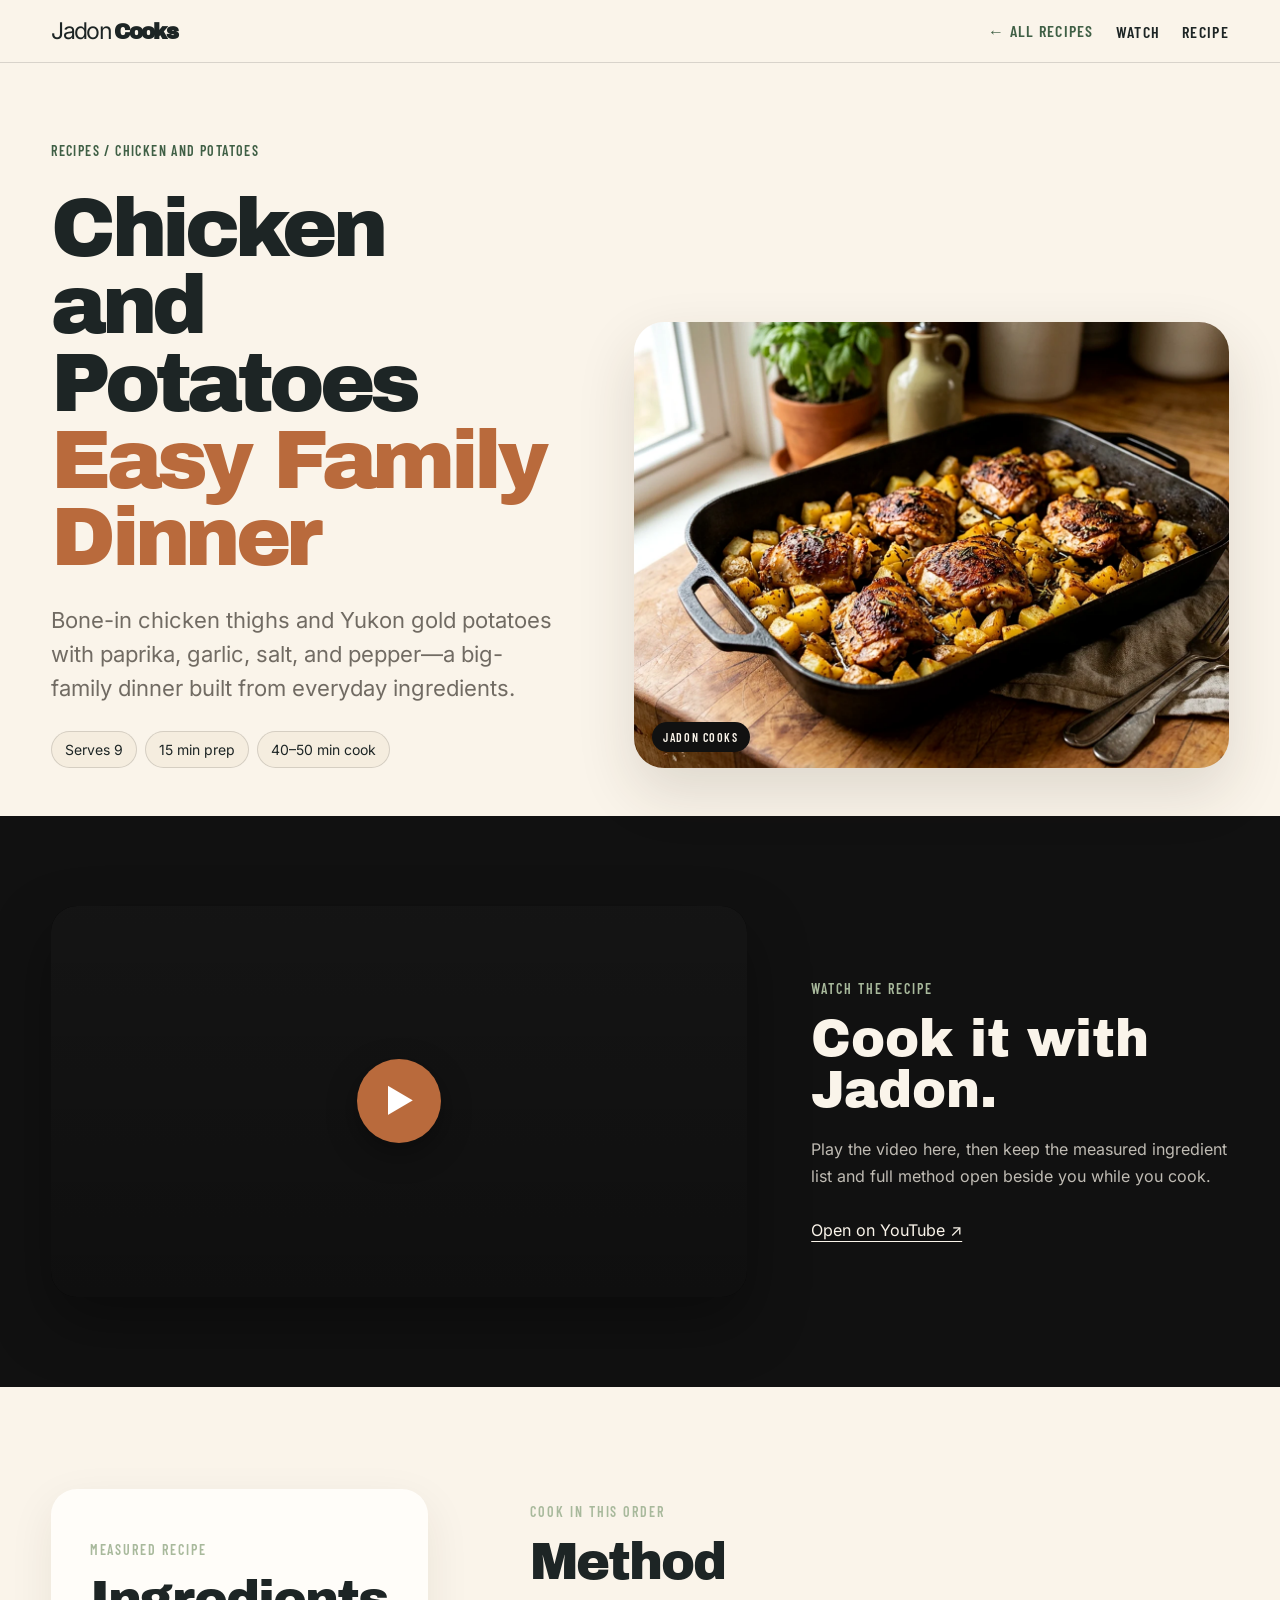
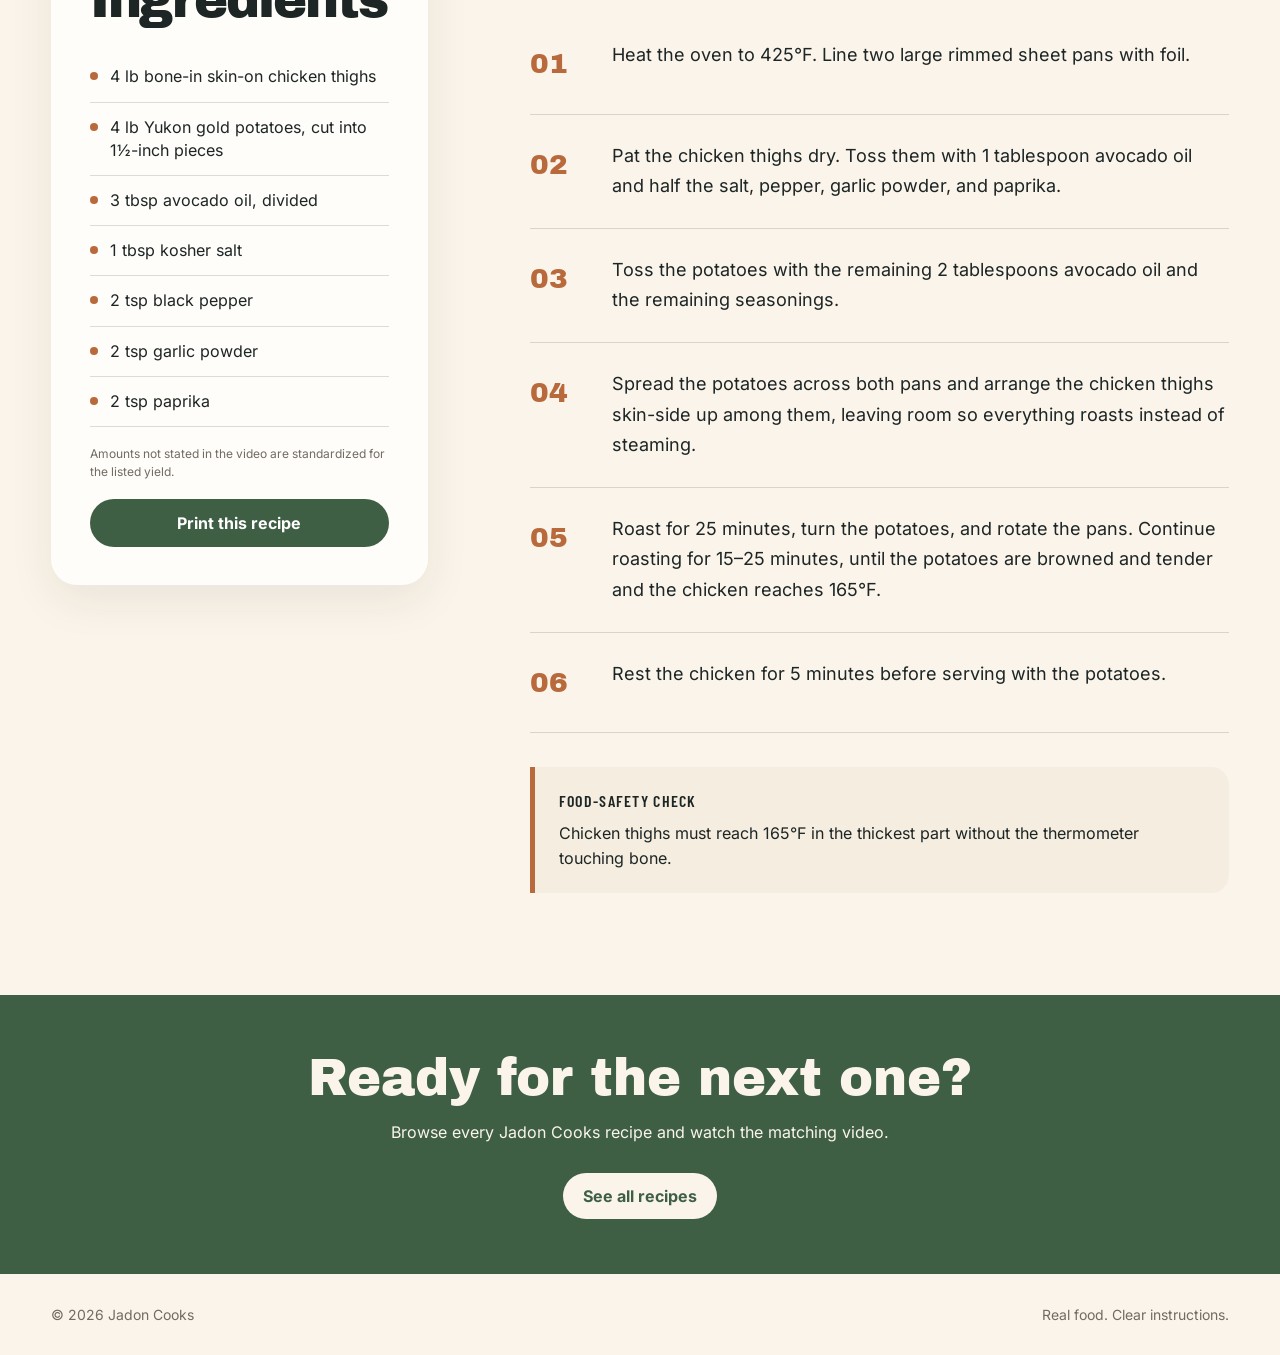
<file: recipes/chicken-and-potatoes/index.html>
<!doctype html>
<html lang="en">
<head>
  <meta charset="UTF-8">
  <meta name="viewport" content="width=device-width, initial-scale=1">
  <meta name="description" content="Bone-in chicken thighs and Yukon gold potatoes with paprika, garlic, salt, and pepper—a big-family dinner built from everyday ingredients.">
  <meta name="theme-color" content="#FAF4EA">
  <title>Chicken and Potatoes — Easy Family Dinner | Jadon Cooks</title>
  <link rel="stylesheet" href="../recipe.css">
</head>
<body>
  <a class="skip-link" href="#recipe">Skip to recipe</a>
  <header class="site-header">
    <a class="wordmark" href="../../" aria-label="Jadon Cooks home"><span>Jadon</span><strong>Cooks</strong></a>
    <nav class="header-links" aria-label="Recipe navigation"><a class="back-link" href="../../#recipes">← All recipes</a><a href="#watch">Watch</a><a href="#recipe">Recipe</a></nav>
  </header>
  <main>
    <section class="recipe-hero">
      <a class="breadcrumb" href="../../#recipes">Recipes / Chicken and Potatoes</a>
      <div class="recipe-heading">
        <div class="recipe-title">
          <h1>Chicken and Potatoes<em>Easy Family Dinner</em></h1>
          <p class="recipe-deck">Bone-in chicken thighs and Yukon gold potatoes with paprika, garlic, salt, and pepper—a big-family dinner built from everyday ingredients.</p>
          <div class="recipe-meta"><span>Serves 9</span><span>15 min prep</span><span>40–50 min cook</span></div>
        </div>
        <figure class="hero-photo"><img src="../../assets/editorial-chicken-potatoes-v2.webp" alt="Golden paprika chicken thighs and roasted Yukon gold potatoes" width="1200" height="900" fetchpriority="high"></figure>
      </div>
    </section>
    <section class="watch-section" id="watch" aria-labelledby="watch-title">
      <div class="watch-inner">
        <div class="video-frame" data-video-id="azXhYNIxtAI" data-video-title="Watch Chicken and Potatoes with Jadon"><button class="video-poster" type="button" aria-label="Play Chicken and Potatoes video" style="background-image:url('https://i.ytimg.com/vi/azXhYNIxtAI/maxresdefault.jpg')"><span class="play-icon" aria-hidden="true">▶</span></button></div>
        <div class="watch-copy"><p class="eyebrow">Watch the recipe</p><h2 id="watch-title">Cook it with Jadon.</h2><p>Play the video here, then keep the measured ingredient list and full method open beside you while you cook.</p><a class="youtube-link" href="https://www.youtube.com/watch?v=azXhYNIxtAI" target="_blank" rel="noopener">Open on YouTube ↗</a></div>
      </div>
    </section>
    <section class="recipe-content" id="recipe" aria-label="Exact recipe">
      <aside class="ingredients-panel">
        <p class="eyebrow">Measured recipe</p><h2>Ingredients</h2>
        <ul class="ingredients-list">
              <li>4 lb bone-in skin-on chicken thighs</li>
              <li>4 lb Yukon gold potatoes, cut into 1½-inch pieces</li>
              <li>3 tbsp avocado oil, divided</li>
              <li>1 tbsp kosher salt</li>
              <li>2 tsp black pepper</li>
              <li>2 tsp garlic powder</li>
              <li>2 tsp paprika</li>
        </ul>
        <p class="quantity-note">Amounts not stated in the video are standardized for the listed yield.</p>
        <button class="print-button" type="button" onclick="window.print()">Print this recipe</button>
      </aside>
      <div class="method-panel">
        <p class="eyebrow">Cook in this order</p><h2>Method</h2>
        <ol class="steps">
              <li>Heat the oven to 425°F. Line two large rimmed sheet pans with foil.</li>
              <li>Pat the chicken thighs dry. Toss them with 1 tablespoon avocado oil and half the salt, pepper, garlic powder, and paprika.</li>
              <li>Toss the potatoes with the remaining 2 tablespoons avocado oil and the remaining seasonings.</li>
              <li>Spread the potatoes across both pans and arrange the chicken thighs skin-side up among them, leaving room so everything roasts instead of steaming.</li>
              <li>Roast for 25 minutes, turn the potatoes, and rotate the pans. Continue roasting for 15–25 minutes, until the potatoes are browned and tender and the chicken reaches 165°F.</li>
              <li>Rest the chicken for 5 minutes before serving with the potatoes.</li>
        </ol>
        <div class="safety"><strong>Food-safety check</strong>Chicken thighs must reach 165°F in the thickest part without the thermometer touching bone.</div>
      </div>
    </section>
    <section class="more-recipes"><h2>Ready for the next one?</h2><p>Browse every Jadon Cooks recipe and watch the matching video.</p><a href="../../#recipes">See all recipes</a></section>
  </main>
  <footer class="site-footer"><span>© 2026 Jadon Cooks</span><span>Real food. Clear instructions.</span></footer>
  <script>document.querySelectorAll('[data-video-id]').forEach(function(frame){frame.querySelector('.video-poster').addEventListener('click',function(){var iframe=document.createElement('iframe');iframe.src='https://www.youtube-nocookie.com/embed/'+frame.dataset.videoId+'?autoplay=1&rel=0';iframe.title=frame.dataset.videoTitle;iframe.allow='accelerometer; autoplay; clipboard-write; encrypted-media; gyroscope; picture-in-picture; web-share';iframe.referrerPolicy='strict-origin-when-cross-origin';iframe.allowFullscreen=true;frame.replaceChildren(iframe);iframe.focus();});});</script>
</body>
</html>
</file>
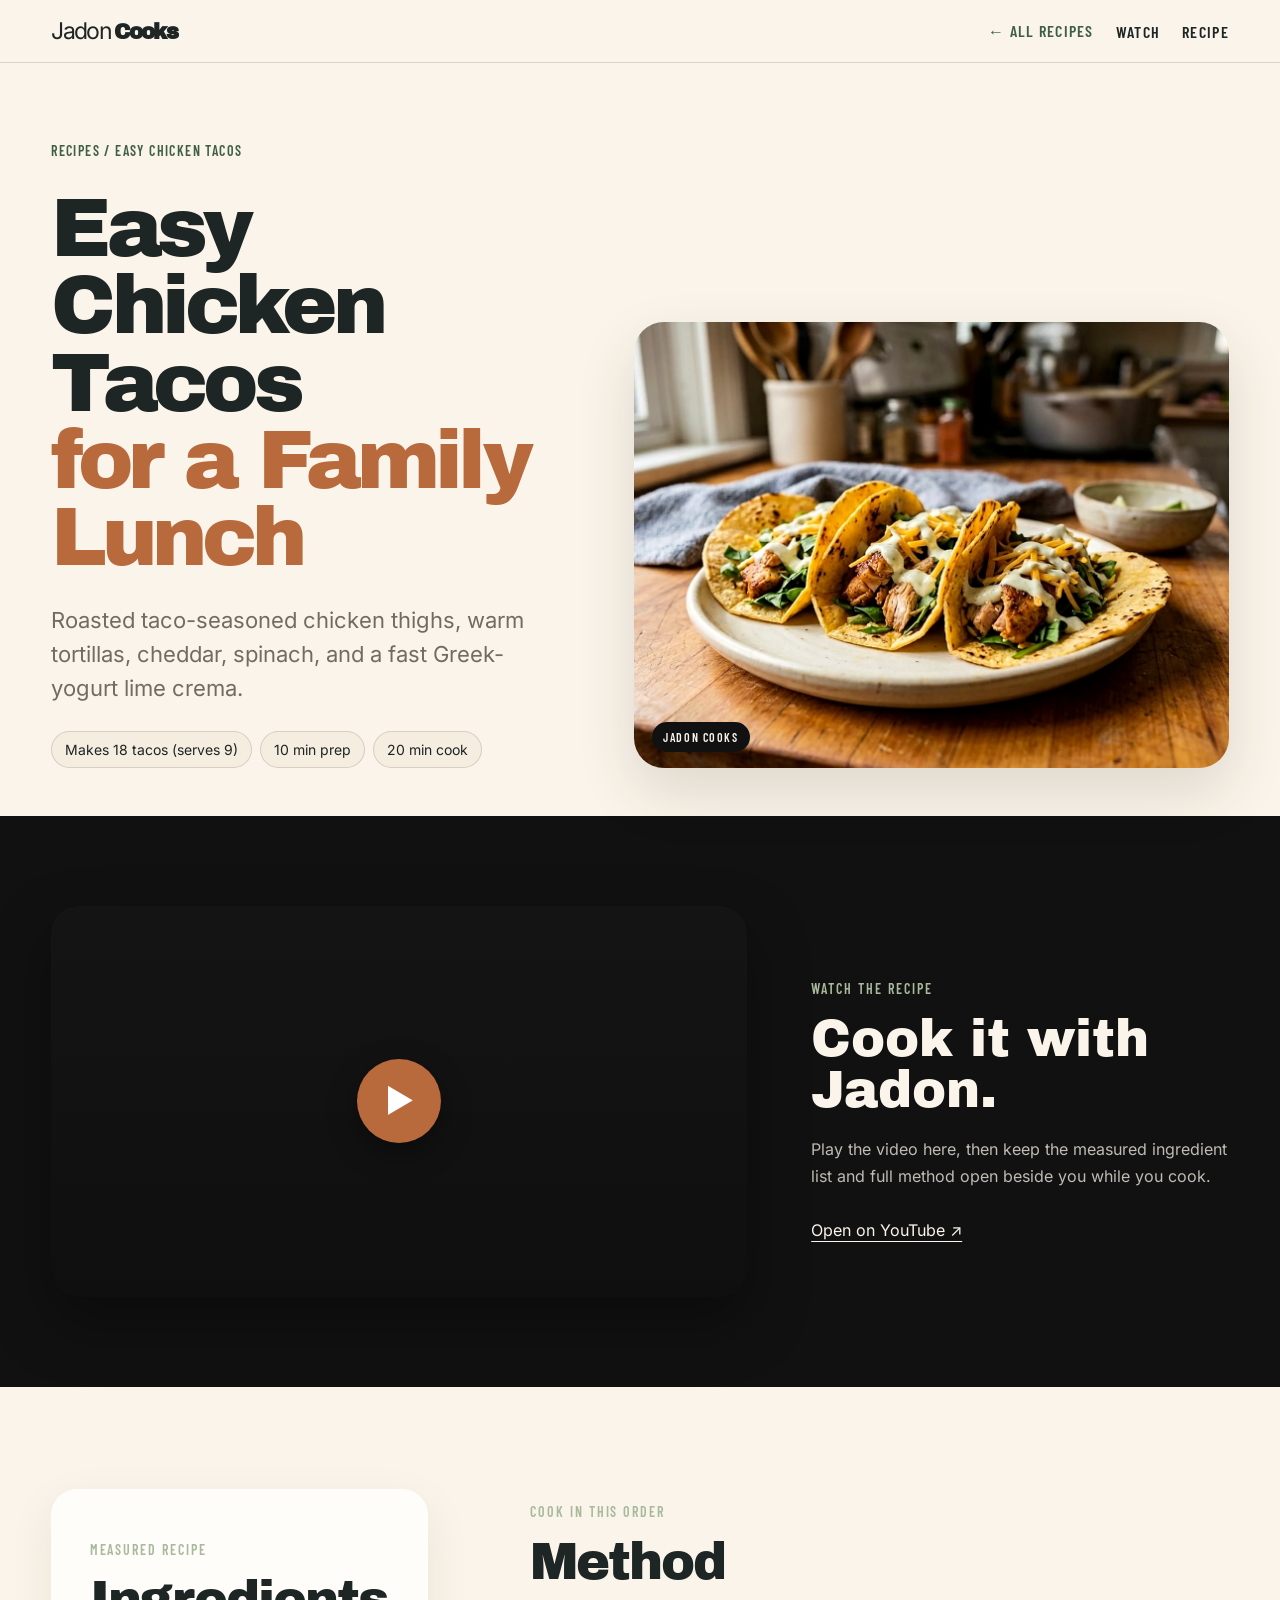
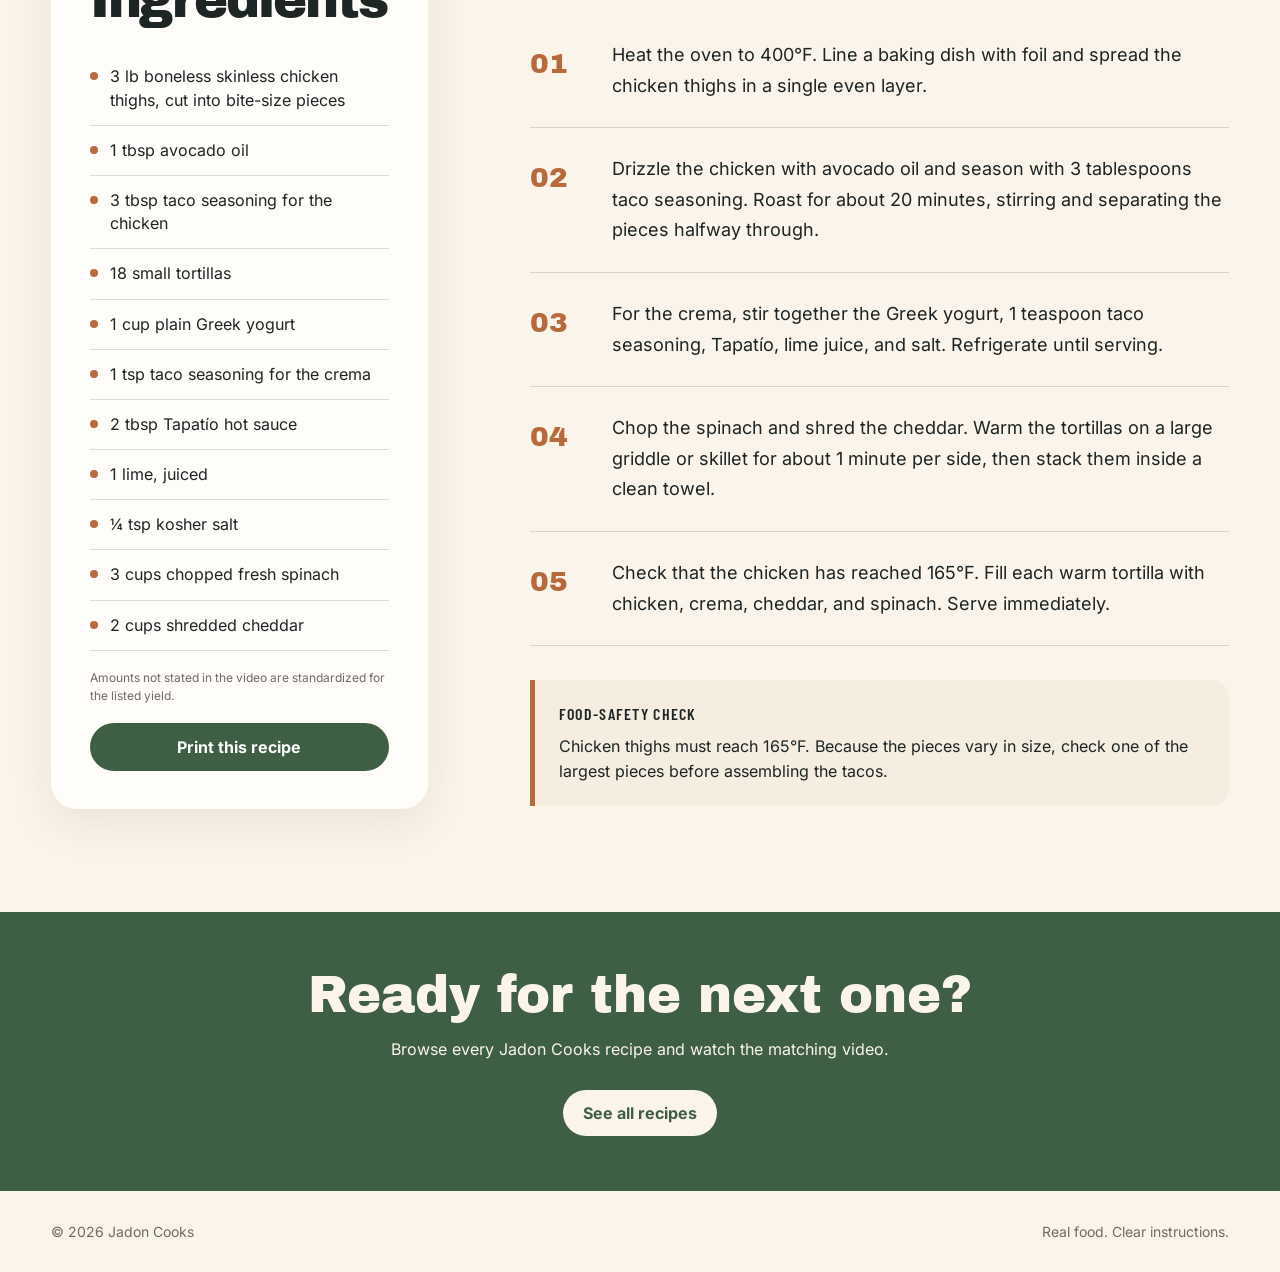
<file: recipes/easy-chicken-tacos/index.html>
<!doctype html>
<html lang="en">
<head>
  <meta charset="UTF-8">
  <meta name="viewport" content="width=device-width, initial-scale=1">
  <meta name="description" content="Roasted taco-seasoned chicken thighs, warm tortillas, cheddar, spinach, and a fast Greek-yogurt lime crema.">
  <meta name="theme-color" content="#FAF4EA">
  <title>Easy Chicken Tacos — for a Family Lunch | Jadon Cooks</title>
  <link rel="stylesheet" href="../recipe.css">
</head>
<body>
  <a class="skip-link" href="#recipe">Skip to recipe</a>
  <header class="site-header">
    <a class="wordmark" href="../../" aria-label="Jadon Cooks home"><span>Jadon</span><strong>Cooks</strong></a>
    <nav class="header-links" aria-label="Recipe navigation"><a class="back-link" href="../../#recipes">← All recipes</a><a href="#watch">Watch</a><a href="#recipe">Recipe</a></nav>
  </header>
  <main>
    <section class="recipe-hero">
      <a class="breadcrumb" href="../../#recipes">Recipes / Easy Chicken Tacos</a>
      <div class="recipe-heading">
        <div class="recipe-title">
          <h1>Easy Chicken Tacos<em>for a Family Lunch</em></h1>
          <p class="recipe-deck">Roasted taco-seasoned chicken thighs, warm tortillas, cheddar, spinach, and a fast Greek-yogurt lime crema.</p>
          <div class="recipe-meta"><span>Makes 18 tacos (serves 9)</span><span>10 min prep</span><span>20 min cook</span></div>
        </div>
        <figure class="hero-photo"><img src="../../assets/editorial-chicken-tacos-v2.webp" alt="Chicken tacos with cheddar, spinach, and yogurt lime crema" width="1200" height="900" fetchpriority="high"></figure>
      </div>
    </section>
    <section class="watch-section" id="watch" aria-labelledby="watch-title">
      <div class="watch-inner">
        <div class="video-frame" data-video-id="avPTEVRaRro" data-video-title="Watch Easy Chicken Tacos with Jadon"><button class="video-poster" type="button" aria-label="Play Easy Chicken Tacos video" style="background-image:url('https://i.ytimg.com/vi/avPTEVRaRro/maxresdefault.jpg')"><span class="play-icon" aria-hidden="true">▶</span></button></div>
        <div class="watch-copy"><p class="eyebrow">Watch the recipe</p><h2 id="watch-title">Cook it with Jadon.</h2><p>Play the video here, then keep the measured ingredient list and full method open beside you while you cook.</p><a class="youtube-link" href="https://www.youtube.com/watch?v=avPTEVRaRro" target="_blank" rel="noopener">Open on YouTube ↗</a></div>
      </div>
    </section>
    <section class="recipe-content" id="recipe" aria-label="Exact recipe">
      <aside class="ingredients-panel">
        <p class="eyebrow">Measured recipe</p><h2>Ingredients</h2>
        <ul class="ingredients-list">
              <li>3 lb boneless skinless chicken thighs, cut into bite-size pieces</li>
              <li>1 tbsp avocado oil</li>
              <li>3 tbsp taco seasoning for the chicken</li>
              <li>18 small tortillas</li>
              <li>1 cup plain Greek yogurt</li>
              <li>1 tsp taco seasoning for the crema</li>
              <li>2 tbsp Tapatío hot sauce</li>
              <li>1 lime, juiced</li>
              <li>¼ tsp kosher salt</li>
              <li>3 cups chopped fresh spinach</li>
              <li>2 cups shredded cheddar</li>
        </ul>
        <p class="quantity-note">Amounts not stated in the video are standardized for the listed yield.</p>
        <button class="print-button" type="button" onclick="window.print()">Print this recipe</button>
      </aside>
      <div class="method-panel">
        <p class="eyebrow">Cook in this order</p><h2>Method</h2>
        <ol class="steps">
              <li>Heat the oven to 400°F. Line a baking dish with foil and spread the chicken thighs in a single even layer.</li>
              <li>Drizzle the chicken with avocado oil and season with 3 tablespoons taco seasoning. Roast for about 20 minutes, stirring and separating the pieces halfway through.</li>
              <li>For the crema, stir together the Greek yogurt, 1 teaspoon taco seasoning, Tapatío, lime juice, and salt. Refrigerate until serving.</li>
              <li>Chop the spinach and shred the cheddar. Warm the tortillas on a large griddle or skillet for about 1 minute per side, then stack them inside a clean towel.</li>
              <li>Check that the chicken has reached 165°F. Fill each warm tortilla with chicken, crema, cheddar, and spinach. Serve immediately.</li>
        </ol>
        <div class="safety"><strong>Food-safety check</strong>Chicken thighs must reach 165°F. Because the pieces vary in size, check one of the largest pieces before assembling the tacos.</div>
      </div>
    </section>
    <section class="more-recipes"><h2>Ready for the next one?</h2><p>Browse every Jadon Cooks recipe and watch the matching video.</p><a href="../../#recipes">See all recipes</a></section>
  </main>
  <footer class="site-footer"><span>© 2026 Jadon Cooks</span><span>Real food. Clear instructions.</span></footer>
  <script>document.querySelectorAll('[data-video-id]').forEach(function(frame){frame.querySelector('.video-poster').addEventListener('click',function(){var iframe=document.createElement('iframe');iframe.src='https://www.youtube-nocookie.com/embed/'+frame.dataset.videoId+'?autoplay=1&rel=0';iframe.title=frame.dataset.videoTitle;iframe.allow='accelerometer; autoplay; clipboard-write; encrypted-media; gyroscope; picture-in-picture; web-share';iframe.referrerPolicy='strict-origin-when-cross-origin';iframe.allowFullscreen=true;frame.replaceChildren(iframe);iframe.focus();});});</script>
</body>
</html>
</file>
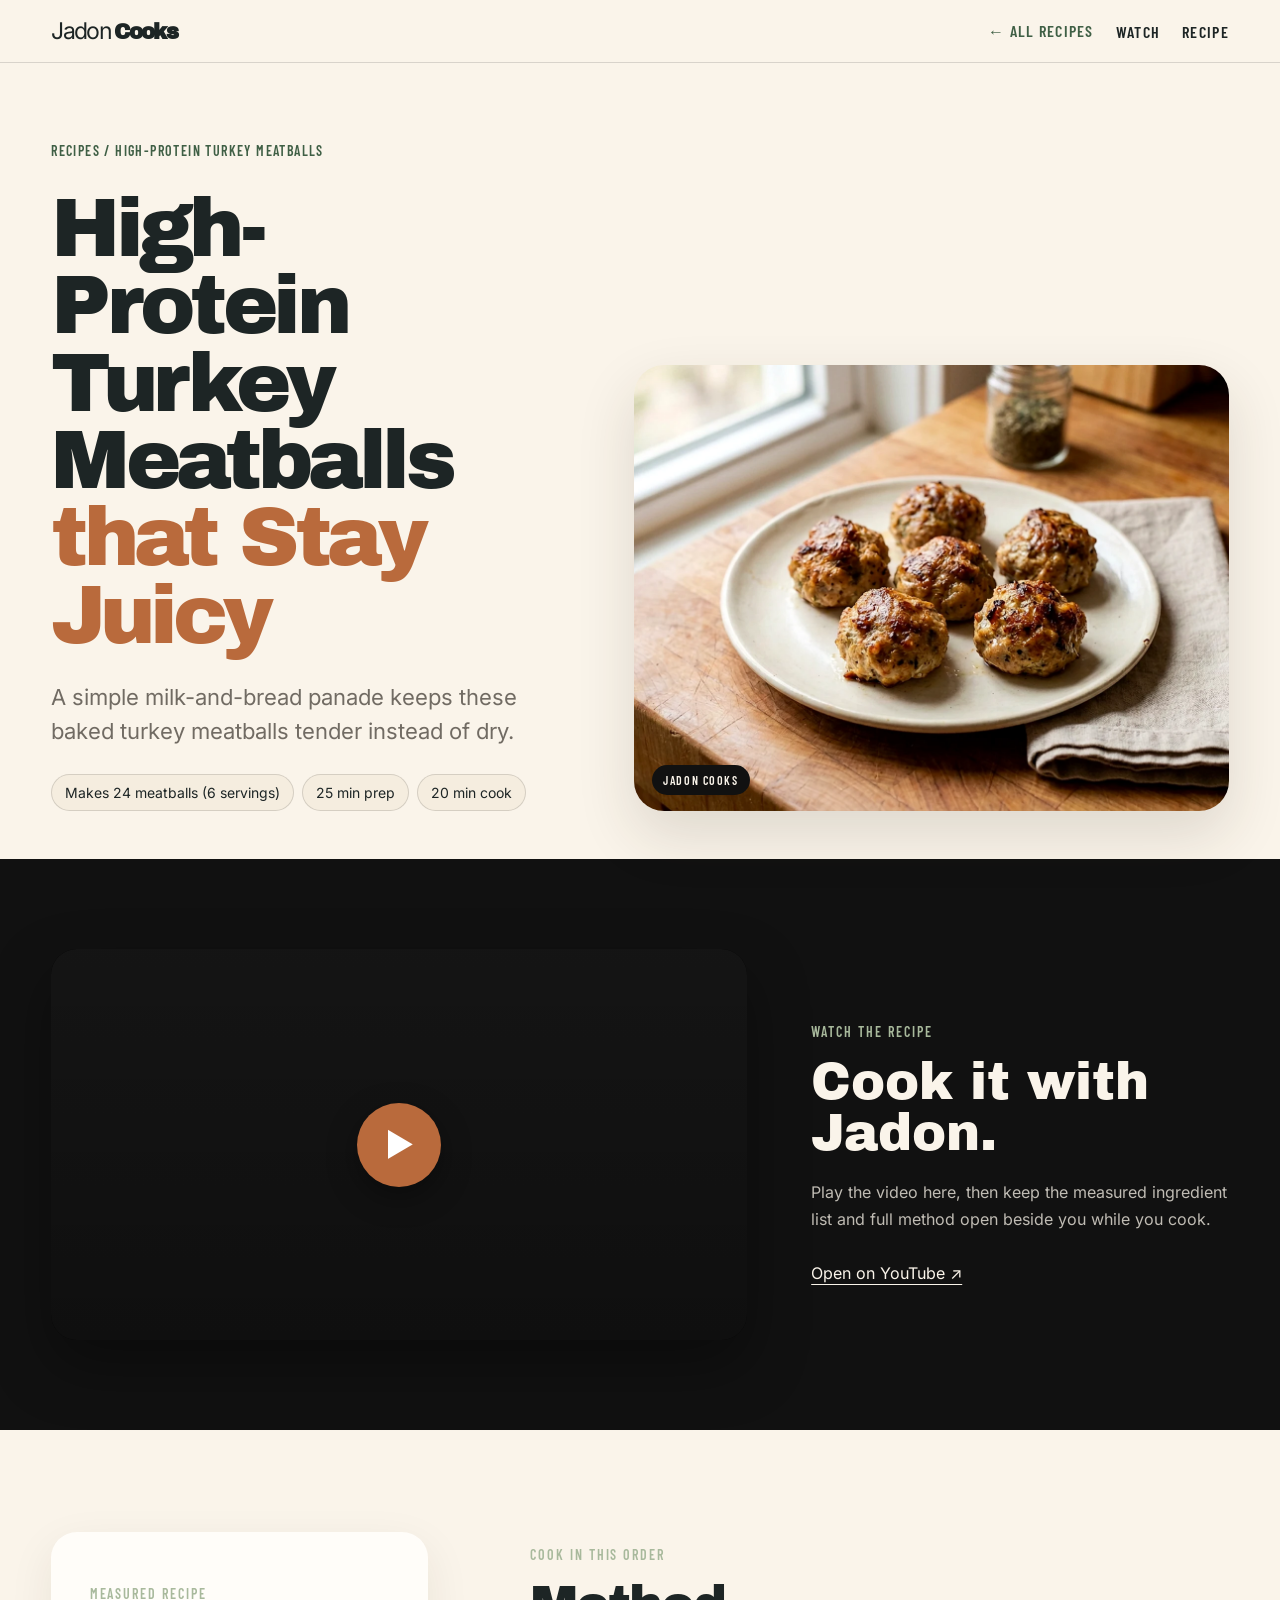
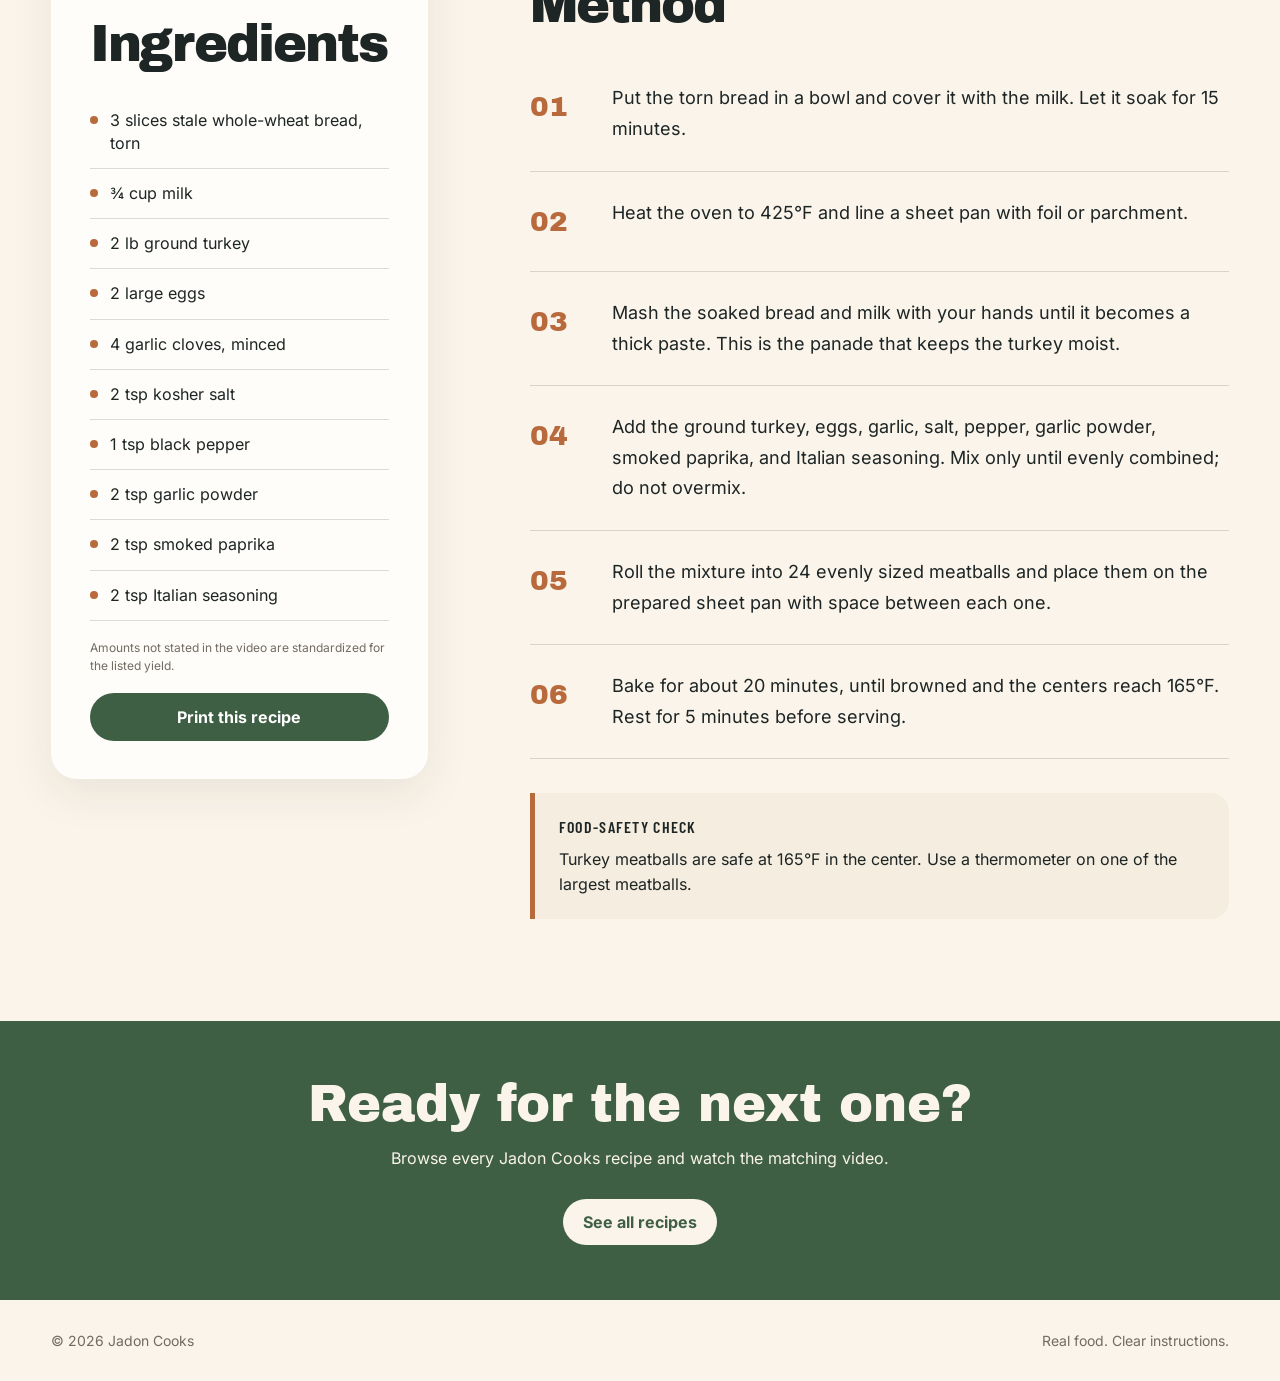
<file: recipes/high-protein-turkey-meatballs/index.html>
<!doctype html>
<html lang="en">
<head>
  <meta charset="UTF-8">
  <meta name="viewport" content="width=device-width, initial-scale=1">
  <meta name="description" content="A simple milk-and-bread panade keeps these baked turkey meatballs tender instead of dry.">
  <meta name="theme-color" content="#FAF4EA">
  <title>High-Protein Turkey Meatballs — that Stay Juicy | Jadon Cooks</title>
  <link rel="stylesheet" href="../recipe.css">
</head>
<body>
  <a class="skip-link" href="#recipe">Skip to recipe</a>
  <header class="site-header">
    <a class="wordmark" href="../../" aria-label="Jadon Cooks home"><span>Jadon</span><strong>Cooks</strong></a>
    <nav class="header-links" aria-label="Recipe navigation"><a class="back-link" href="../../#recipes">← All recipes</a><a href="#watch">Watch</a><a href="#recipe">Recipe</a></nav>
  </header>
  <main>
    <section class="recipe-hero">
      <a class="breadcrumb" href="../../#recipes">Recipes / High-Protein Turkey Meatballs</a>
      <div class="recipe-heading">
        <div class="recipe-title">
          <h1>High-Protein Turkey Meatballs<em>that Stay Juicy</em></h1>
          <p class="recipe-deck">A simple milk-and-bread panade keeps these baked turkey meatballs tender instead of dry.</p>
          <div class="recipe-meta"><span>Makes 24 meatballs (6 servings)</span><span>25 min prep</span><span>20 min cook</span></div>
        </div>
        <figure class="hero-photo"><img src="../../assets/editorial-turkey-meatballs-v2.webp" alt="Golden baked turkey meatballs on a cream plate" width="1200" height="900" fetchpriority="high"></figure>
      </div>
    </section>
    <section class="watch-section" id="watch" aria-labelledby="watch-title">
      <div class="watch-inner">
        <div class="video-frame" data-video-id="y7JWSxtl-ZY" data-video-title="Watch High-Protein Turkey Meatballs with Jadon"><button class="video-poster" type="button" aria-label="Play High-Protein Turkey Meatballs video" style="background-image:url('https://i.ytimg.com/vi/y7JWSxtl-ZY/maxresdefault.jpg')"><span class="play-icon" aria-hidden="true">▶</span></button></div>
        <div class="watch-copy"><p class="eyebrow">Watch the recipe</p><h2 id="watch-title">Cook it with Jadon.</h2><p>Play the video here, then keep the measured ingredient list and full method open beside you while you cook.</p><a class="youtube-link" href="https://www.youtube.com/watch?v=y7JWSxtl-ZY" target="_blank" rel="noopener">Open on YouTube ↗</a></div>
      </div>
    </section>
    <section class="recipe-content" id="recipe" aria-label="Exact recipe">
      <aside class="ingredients-panel">
        <p class="eyebrow">Measured recipe</p><h2>Ingredients</h2>
        <ul class="ingredients-list">
              <li>3 slices stale whole-wheat bread, torn</li>
              <li>¾ cup milk</li>
              <li>2 lb ground turkey</li>
              <li>2 large eggs</li>
              <li>4 garlic cloves, minced</li>
              <li>2 tsp kosher salt</li>
              <li>1 tsp black pepper</li>
              <li>2 tsp garlic powder</li>
              <li>2 tsp smoked paprika</li>
              <li>2 tsp Italian seasoning</li>
        </ul>
        <p class="quantity-note">Amounts not stated in the video are standardized for the listed yield.</p>
        <button class="print-button" type="button" onclick="window.print()">Print this recipe</button>
      </aside>
      <div class="method-panel">
        <p class="eyebrow">Cook in this order</p><h2>Method</h2>
        <ol class="steps">
              <li>Put the torn bread in a bowl and cover it with the milk. Let it soak for 15 minutes.</li>
              <li>Heat the oven to 425°F and line a sheet pan with foil or parchment.</li>
              <li>Mash the soaked bread and milk with your hands until it becomes a thick paste. This is the panade that keeps the turkey moist.</li>
              <li>Add the ground turkey, eggs, garlic, salt, pepper, garlic powder, smoked paprika, and Italian seasoning. Mix only until evenly combined; do not overmix.</li>
              <li>Roll the mixture into 24 evenly sized meatballs and place them on the prepared sheet pan with space between each one.</li>
              <li>Bake for about 20 minutes, until browned and the centers reach 165°F. Rest for 5 minutes before serving.</li>
        </ol>
        <div class="safety"><strong>Food-safety check</strong>Turkey meatballs are safe at 165°F in the center. Use a thermometer on one of the largest meatballs.</div>
      </div>
    </section>
    <section class="more-recipes"><h2>Ready for the next one?</h2><p>Browse every Jadon Cooks recipe and watch the matching video.</p><a href="../../#recipes">See all recipes</a></section>
  </main>
  <footer class="site-footer"><span>© 2026 Jadon Cooks</span><span>Real food. Clear instructions.</span></footer>
  <script>document.querySelectorAll('[data-video-id]').forEach(function(frame){frame.querySelector('.video-poster').addEventListener('click',function(){var iframe=document.createElement('iframe');iframe.src='https://www.youtube-nocookie.com/embed/'+frame.dataset.videoId+'?autoplay=1&rel=0';iframe.title=frame.dataset.videoTitle;iframe.allow='accelerometer; autoplay; clipboard-write; encrypted-media; gyroscope; picture-in-picture; web-share';iframe.referrerPolicy='strict-origin-when-cross-origin';iframe.allowFullscreen=true;frame.replaceChildren(iframe);iframe.focus();});});</script>
</body>
</html>
</file>
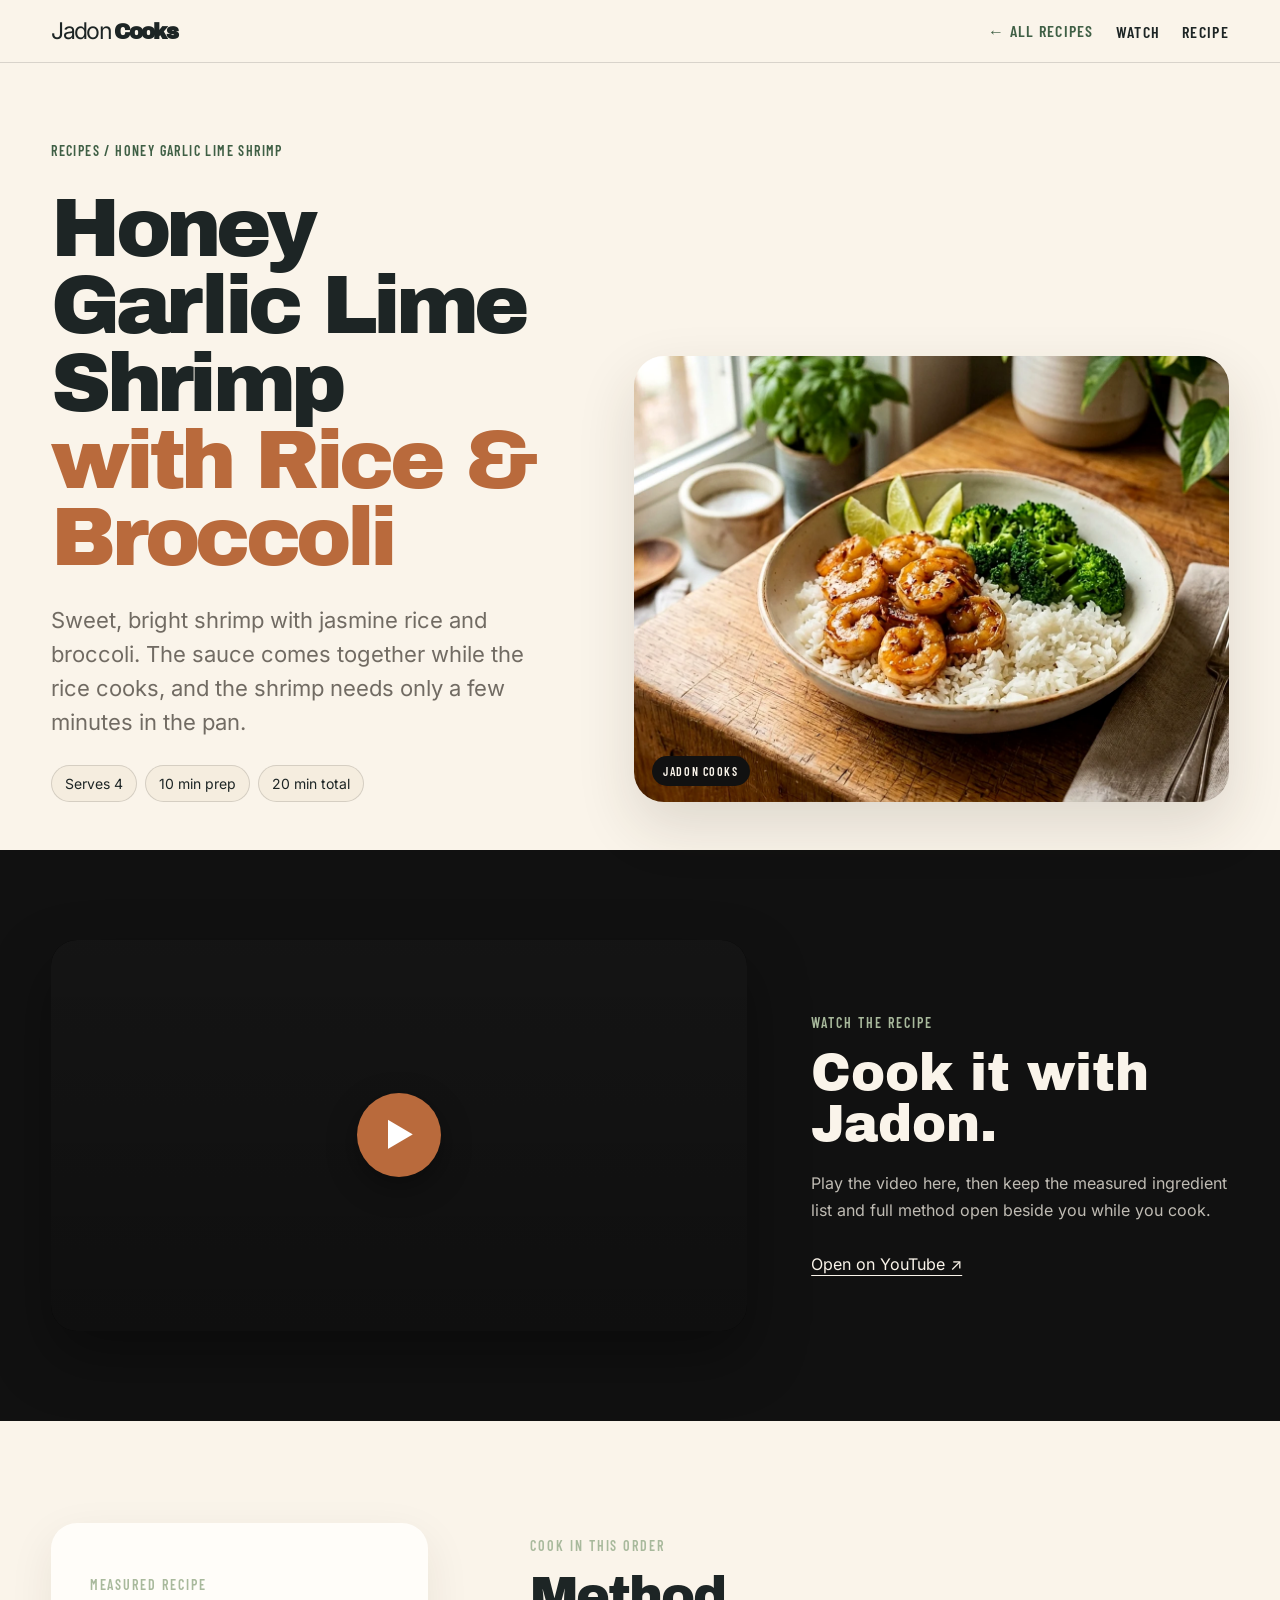
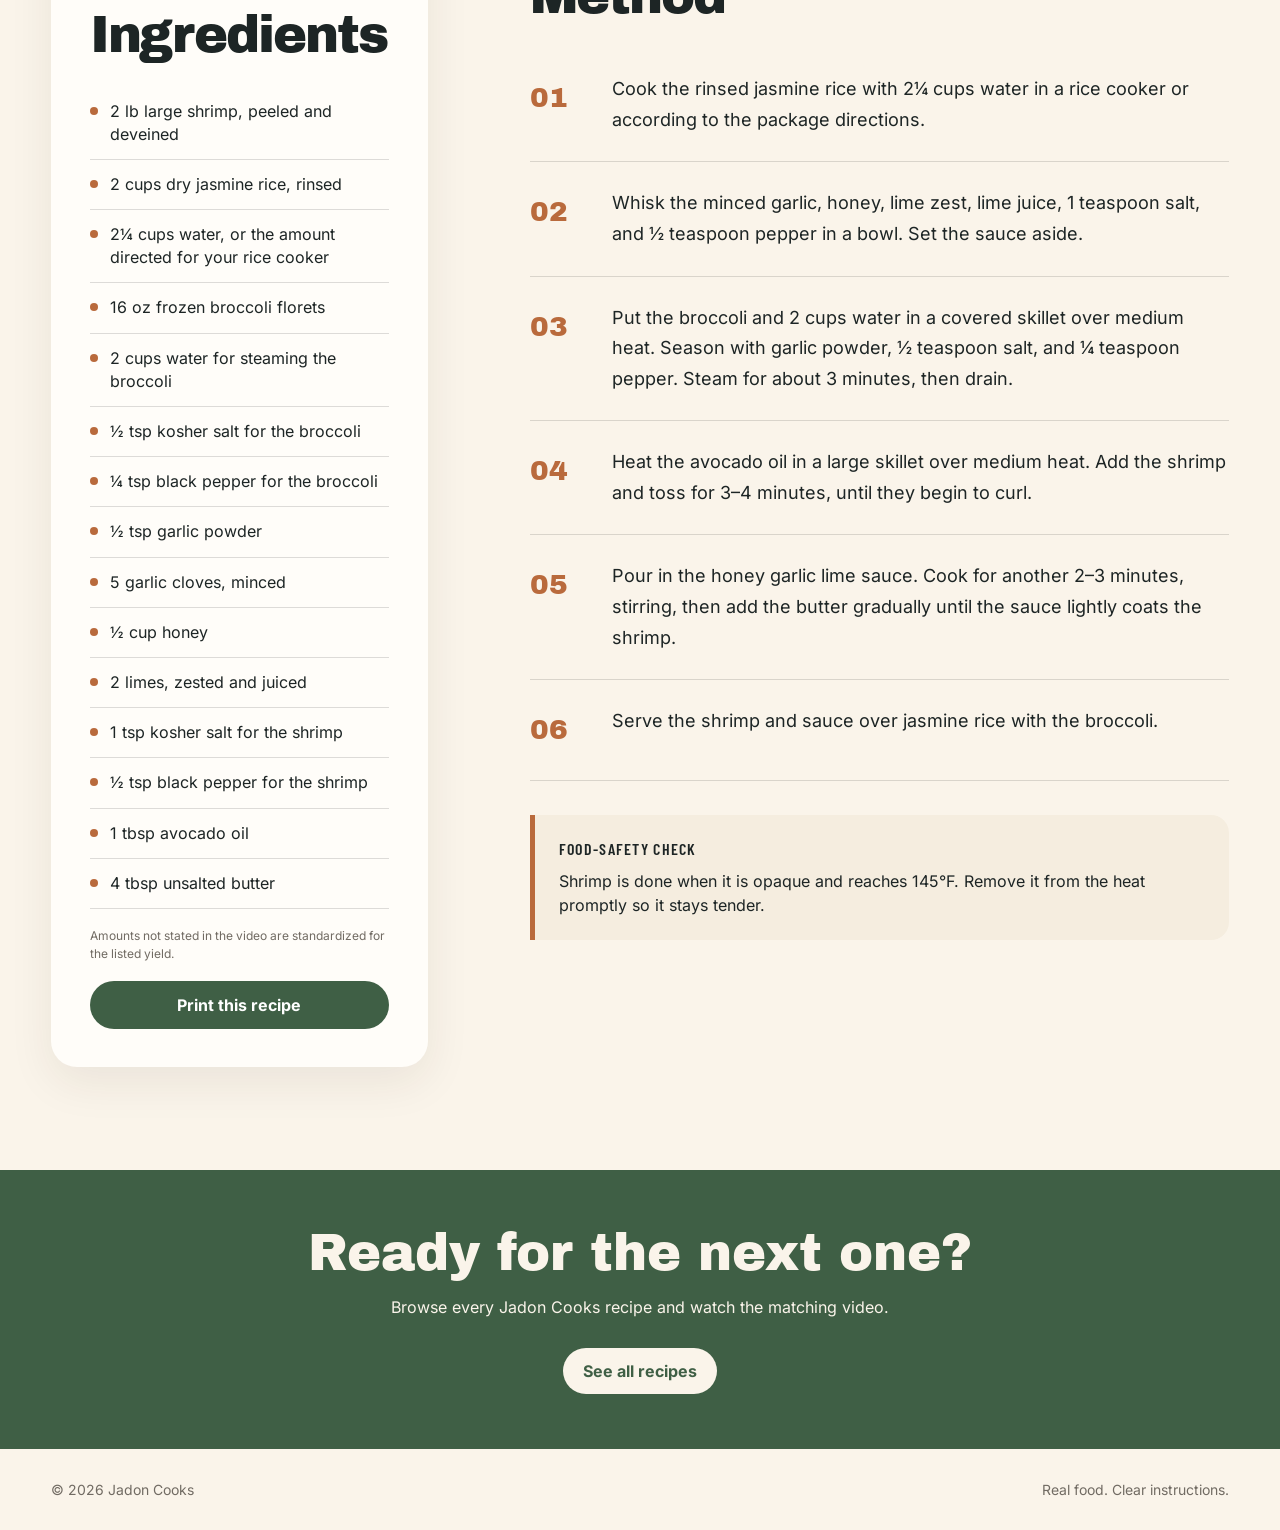
<file: recipes/honey-garlic-lime-shrimp/index.html>
<!doctype html>
<html lang="en">
<head>
  <meta charset="UTF-8">
  <meta name="viewport" content="width=device-width, initial-scale=1">
  <meta name="description" content="Sweet, bright shrimp with jasmine rice and broccoli. The sauce comes together while the rice cooks, and the shrimp needs only a few minutes in the pan.">
  <meta name="theme-color" content="#FAF4EA">
  <title>Honey Garlic Lime Shrimp — with Rice &amp; Broccoli | Jadon Cooks</title>
  <link rel="stylesheet" href="../recipe.css">
</head>
<body>
  <a class="skip-link" href="#recipe">Skip to recipe</a>
  <header class="site-header">
    <a class="wordmark" href="../../" aria-label="Jadon Cooks home"><span>Jadon</span><strong>Cooks</strong></a>
    <nav class="header-links" aria-label="Recipe navigation"><a class="back-link" href="../../#recipes">← All recipes</a><a href="#watch">Watch</a><a href="#recipe">Recipe</a></nav>
  </header>
  <main>
    <section class="recipe-hero">
      <a class="breadcrumb" href="../../#recipes">Recipes / Honey Garlic Lime Shrimp</a>
      <div class="recipe-heading">
        <div class="recipe-title">
          <h1>Honey Garlic Lime Shrimp<em>with Rice &amp; Broccoli</em></h1>
          <p class="recipe-deck">Sweet, bright shrimp with jasmine rice and broccoli. The sauce comes together while the rice cooks, and the shrimp needs only a few minutes in the pan.</p>
          <div class="recipe-meta"><span>Serves 4</span><span>10 min prep</span><span>20 min total</span></div>
        </div>
        <figure class="hero-photo"><img src="../../assets/editorial-shrimp-lime-v2.webp" alt="Honey garlic lime shrimp bowl with jasmine rice and broccoli" width="1200" height="900" fetchpriority="high"></figure>
      </div>
    </section>
    <section class="watch-section" id="watch" aria-labelledby="watch-title">
      <div class="watch-inner">
        <div class="video-frame" data-video-id="jRQp8CvPrv8" data-video-title="Watch Honey Garlic Lime Shrimp with Jadon"><button class="video-poster" type="button" aria-label="Play Honey Garlic Lime Shrimp video" style="background-image:url('https://i.ytimg.com/vi/jRQp8CvPrv8/maxresdefault.jpg')"><span class="play-icon" aria-hidden="true">▶</span></button></div>
        <div class="watch-copy"><p class="eyebrow">Watch the recipe</p><h2 id="watch-title">Cook it with Jadon.</h2><p>Play the video here, then keep the measured ingredient list and full method open beside you while you cook.</p><a class="youtube-link" href="https://www.youtube.com/watch?v=jRQp8CvPrv8" target="_blank" rel="noopener">Open on YouTube ↗</a></div>
      </div>
    </section>
    <section class="recipe-content" id="recipe" aria-label="Exact recipe">
      <aside class="ingredients-panel">
        <p class="eyebrow">Measured recipe</p><h2>Ingredients</h2>
        <ul class="ingredients-list">
              <li>2 lb large shrimp, peeled and deveined</li>
              <li>2 cups dry jasmine rice, rinsed</li>
              <li>2¼ cups water, or the amount directed for your rice cooker</li>
              <li>16 oz frozen broccoli florets</li>
              <li>2 cups water for steaming the broccoli</li>
              <li>½ tsp kosher salt for the broccoli</li>
              <li>¼ tsp black pepper for the broccoli</li>
              <li>½ tsp garlic powder</li>
              <li>5 garlic cloves, minced</li>
              <li>½ cup honey</li>
              <li>2 limes, zested and juiced</li>
              <li>1 tsp kosher salt for the shrimp</li>
              <li>½ tsp black pepper for the shrimp</li>
              <li>1 tbsp avocado oil</li>
              <li>4 tbsp unsalted butter</li>
        </ul>
        <p class="quantity-note">Amounts not stated in the video are standardized for the listed yield.</p>
        <button class="print-button" type="button" onclick="window.print()">Print this recipe</button>
      </aside>
      <div class="method-panel">
        <p class="eyebrow">Cook in this order</p><h2>Method</h2>
        <ol class="steps">
              <li>Cook the rinsed jasmine rice with 2¼ cups water in a rice cooker or according to the package directions.</li>
              <li>Whisk the minced garlic, honey, lime zest, lime juice, 1 teaspoon salt, and ½ teaspoon pepper in a bowl. Set the sauce aside.</li>
              <li>Put the broccoli and 2 cups water in a covered skillet over medium heat. Season with garlic powder, ½ teaspoon salt, and ¼ teaspoon pepper. Steam for about 3 minutes, then drain.</li>
              <li>Heat the avocado oil in a large skillet over medium heat. Add the shrimp and toss for 3–4 minutes, until they begin to curl.</li>
              <li>Pour in the honey garlic lime sauce. Cook for another 2–3 minutes, stirring, then add the butter gradually until the sauce lightly coats the shrimp.</li>
              <li>Serve the shrimp and sauce over jasmine rice with the broccoli.</li>
        </ol>
        <div class="safety"><strong>Food-safety check</strong>Shrimp is done when it is opaque and reaches 145°F. Remove it from the heat promptly so it stays tender.</div>
      </div>
    </section>
    <section class="more-recipes"><h2>Ready for the next one?</h2><p>Browse every Jadon Cooks recipe and watch the matching video.</p><a href="../../#recipes">See all recipes</a></section>
  </main>
  <footer class="site-footer"><span>© 2026 Jadon Cooks</span><span>Real food. Clear instructions.</span></footer>
  <script>document.querySelectorAll('[data-video-id]').forEach(function(frame){frame.querySelector('.video-poster').addEventListener('click',function(){var iframe=document.createElement('iframe');iframe.src='https://www.youtube-nocookie.com/embed/'+frame.dataset.videoId+'?autoplay=1&rel=0';iframe.title=frame.dataset.videoTitle;iframe.allow='accelerometer; autoplay; clipboard-write; encrypted-media; gyroscope; picture-in-picture; web-share';iframe.referrerPolicy='strict-origin-when-cross-origin';iframe.allowFullscreen=true;frame.replaceChildren(iframe);iframe.focus();});});</script>
</body>
</html>
</file>
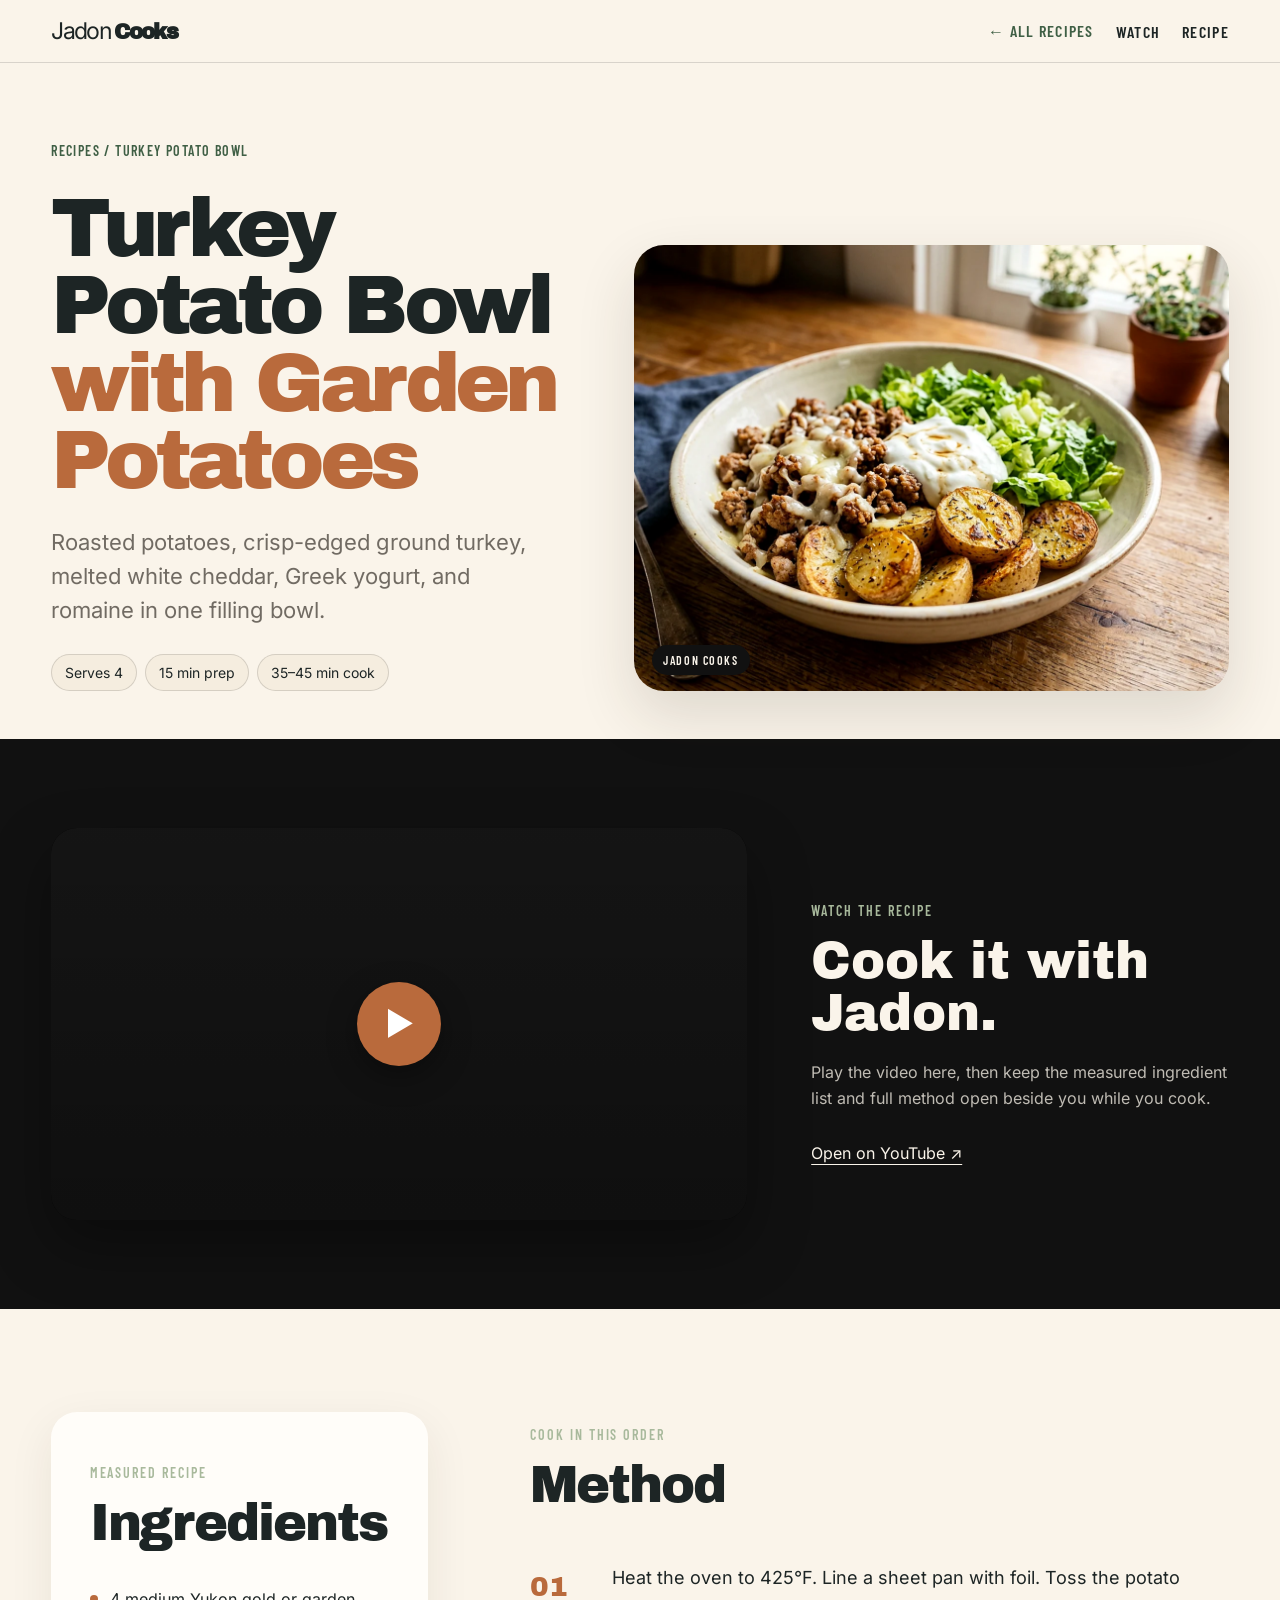
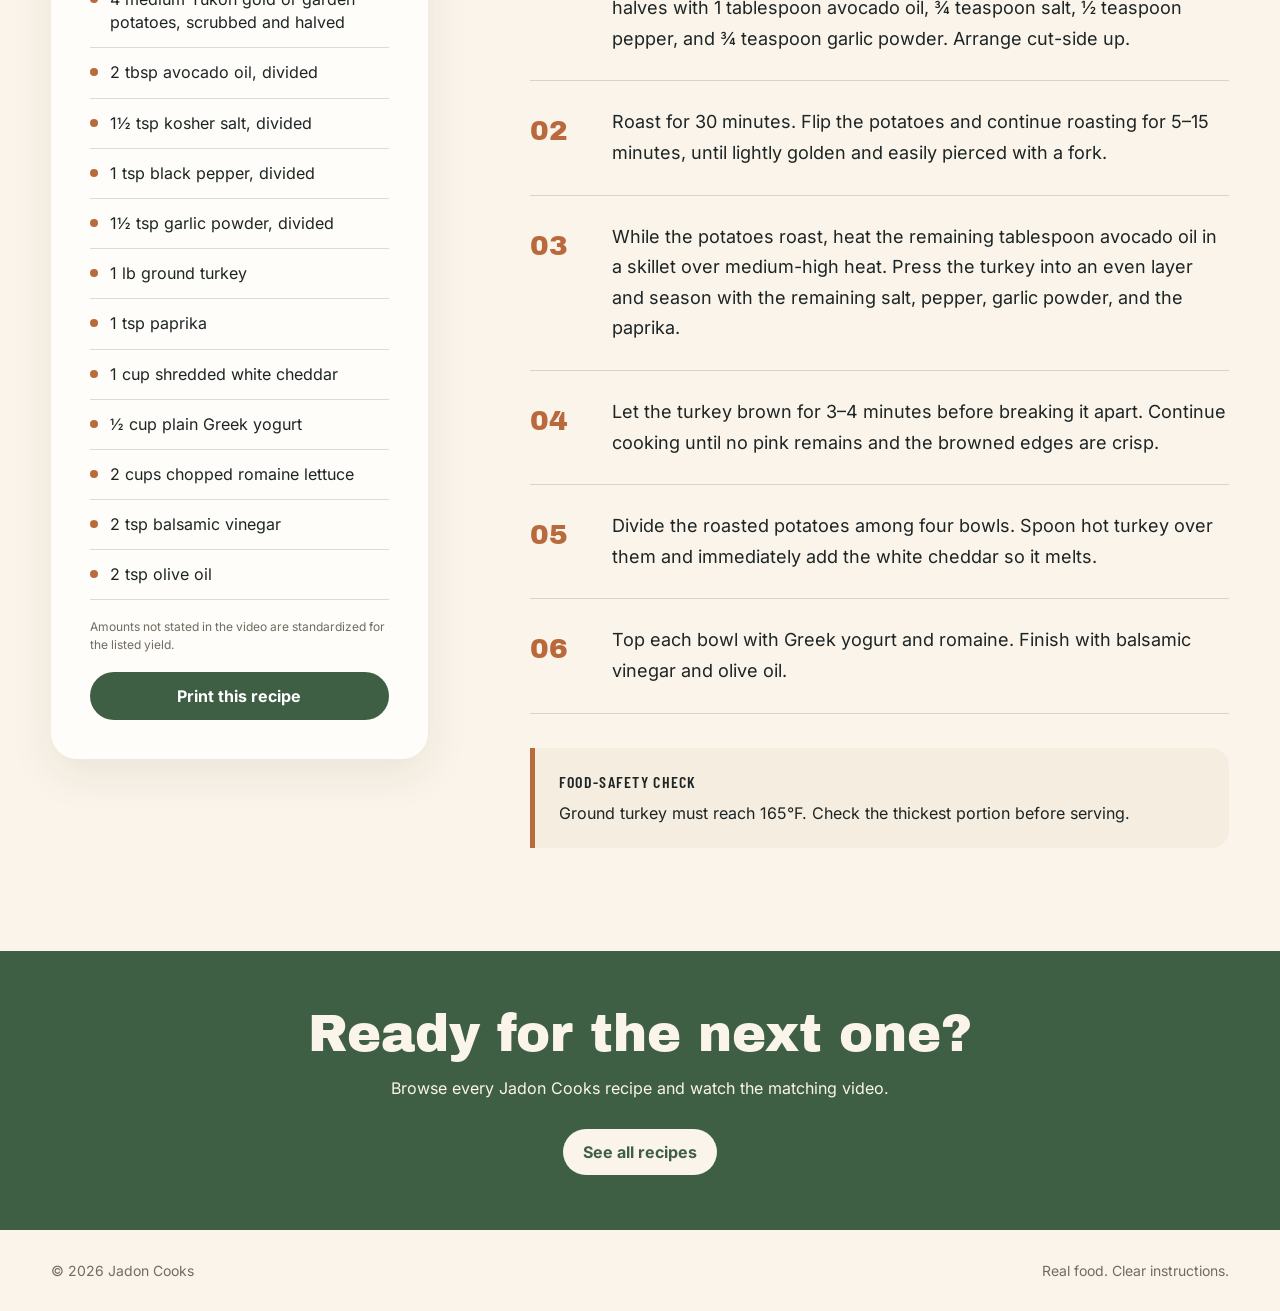
<file: recipes/turkey-potato-bowl/index.html>
<!doctype html>
<html lang="en">
<head>
  <meta charset="UTF-8">
  <meta name="viewport" content="width=device-width, initial-scale=1">
  <meta name="description" content="Roasted potatoes, crisp-edged ground turkey, melted white cheddar, Greek yogurt, and romaine in one filling bowl.">
  <meta name="theme-color" content="#FAF4EA">
  <title>Turkey Potato Bowl — with Garden Potatoes | Jadon Cooks</title>
  <link rel="stylesheet" href="../recipe.css">
</head>
<body>
  <a class="skip-link" href="#recipe">Skip to recipe</a>
  <header class="site-header">
    <a class="wordmark" href="../../" aria-label="Jadon Cooks home"><span>Jadon</span><strong>Cooks</strong></a>
    <nav class="header-links" aria-label="Recipe navigation"><a class="back-link" href="../../#recipes">← All recipes</a><a href="#watch">Watch</a><a href="#recipe">Recipe</a></nav>
  </header>
  <main>
    <section class="recipe-hero">
      <a class="breadcrumb" href="../../#recipes">Recipes / Turkey Potato Bowl</a>
      <div class="recipe-heading">
        <div class="recipe-title">
          <h1>Turkey Potato Bowl<em>with Garden Potatoes</em></h1>
          <p class="recipe-deck">Roasted potatoes, crisp-edged ground turkey, melted white cheddar, Greek yogurt, and romaine in one filling bowl.</p>
          <div class="recipe-meta"><span>Serves 4</span><span>15 min prep</span><span>35–45 min cook</span></div>
        </div>
        <figure class="hero-photo"><img src="../../assets/editorial-turkey-bowl-v2.webp" alt="Ground turkey and roasted potato bowl with cheddar, yogurt, and romaine" width="1200" height="900" fetchpriority="high"></figure>
      </div>
    </section>
    <section class="watch-section" id="watch" aria-labelledby="watch-title">
      <div class="watch-inner">
        <div class="video-frame" data-video-id="tnJknJ09SjA" data-video-title="Watch Turkey Potato Bowl with Jadon"><button class="video-poster" type="button" aria-label="Play Turkey Potato Bowl video" style="background-image:url('https://i.ytimg.com/vi/tnJknJ09SjA/maxresdefault.jpg')"><span class="play-icon" aria-hidden="true">▶</span></button></div>
        <div class="watch-copy"><p class="eyebrow">Watch the recipe</p><h2 id="watch-title">Cook it with Jadon.</h2><p>Play the video here, then keep the measured ingredient list and full method open beside you while you cook.</p><a class="youtube-link" href="https://www.youtube.com/watch?v=tnJknJ09SjA" target="_blank" rel="noopener">Open on YouTube ↗</a></div>
      </div>
    </section>
    <section class="recipe-content" id="recipe" aria-label="Exact recipe">
      <aside class="ingredients-panel">
        <p class="eyebrow">Measured recipe</p><h2>Ingredients</h2>
        <ul class="ingredients-list">
              <li>4 medium Yukon gold or garden potatoes, scrubbed and halved</li>
              <li>2 tbsp avocado oil, divided</li>
              <li>1½ tsp kosher salt, divided</li>
              <li>1 tsp black pepper, divided</li>
              <li>1½ tsp garlic powder, divided</li>
              <li>1 lb ground turkey</li>
              <li>1 tsp paprika</li>
              <li>1 cup shredded white cheddar</li>
              <li>½ cup plain Greek yogurt</li>
              <li>2 cups chopped romaine lettuce</li>
              <li>2 tsp balsamic vinegar</li>
              <li>2 tsp olive oil</li>
        </ul>
        <p class="quantity-note">Amounts not stated in the video are standardized for the listed yield.</p>
        <button class="print-button" type="button" onclick="window.print()">Print this recipe</button>
      </aside>
      <div class="method-panel">
        <p class="eyebrow">Cook in this order</p><h2>Method</h2>
        <ol class="steps">
              <li>Heat the oven to 425°F. Line a sheet pan with foil. Toss the potato halves with 1 tablespoon avocado oil, ¾ teaspoon salt, ½ teaspoon pepper, and ¾ teaspoon garlic powder. Arrange cut-side up.</li>
              <li>Roast for 30 minutes. Flip the potatoes and continue roasting for 5–15 minutes, until lightly golden and easily pierced with a fork.</li>
              <li>While the potatoes roast, heat the remaining tablespoon avocado oil in a skillet over medium-high heat. Press the turkey into an even layer and season with the remaining salt, pepper, garlic powder, and the paprika.</li>
              <li>Let the turkey brown for 3–4 minutes before breaking it apart. Continue cooking until no pink remains and the browned edges are crisp.</li>
              <li>Divide the roasted potatoes among four bowls. Spoon hot turkey over them and immediately add the white cheddar so it melts.</li>
              <li>Top each bowl with Greek yogurt and romaine. Finish with balsamic vinegar and olive oil.</li>
        </ol>
        <div class="safety"><strong>Food-safety check</strong>Ground turkey must reach 165°F. Check the thickest portion before serving.</div>
      </div>
    </section>
    <section class="more-recipes"><h2>Ready for the next one?</h2><p>Browse every Jadon Cooks recipe and watch the matching video.</p><a href="../../#recipes">See all recipes</a></section>
  </main>
  <footer class="site-footer"><span>© 2026 Jadon Cooks</span><span>Real food. Clear instructions.</span></footer>
  <script>document.querySelectorAll('[data-video-id]').forEach(function(frame){frame.querySelector('.video-poster').addEventListener('click',function(){var iframe=document.createElement('iframe');iframe.src='https://www.youtube-nocookie.com/embed/'+frame.dataset.videoId+'?autoplay=1&rel=0';iframe.title=frame.dataset.videoTitle;iframe.allow='accelerometer; autoplay; clipboard-write; encrypted-media; gyroscope; picture-in-picture; web-share';iframe.referrerPolicy='strict-origin-when-cross-origin';iframe.allowFullscreen=true;frame.replaceChildren(iframe);iframe.focus();});});</script>
</body>
</html>
</file>
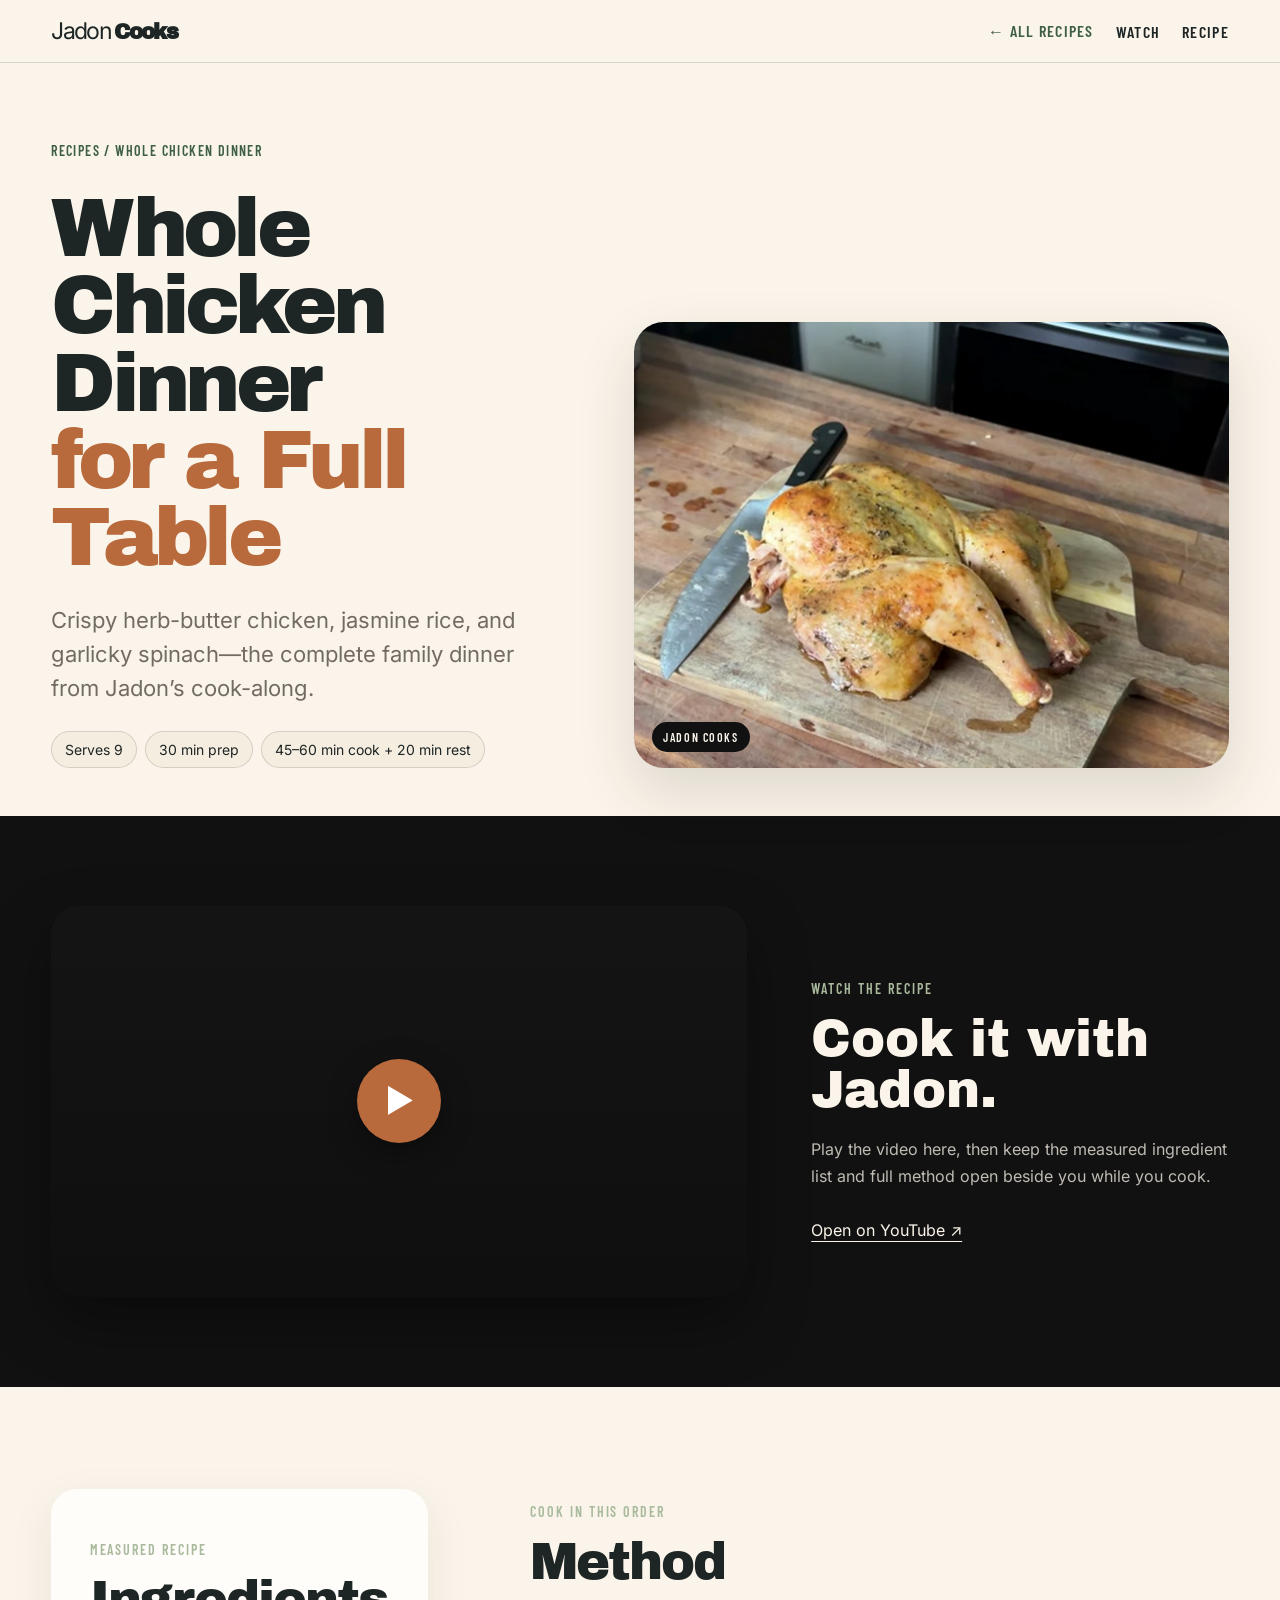
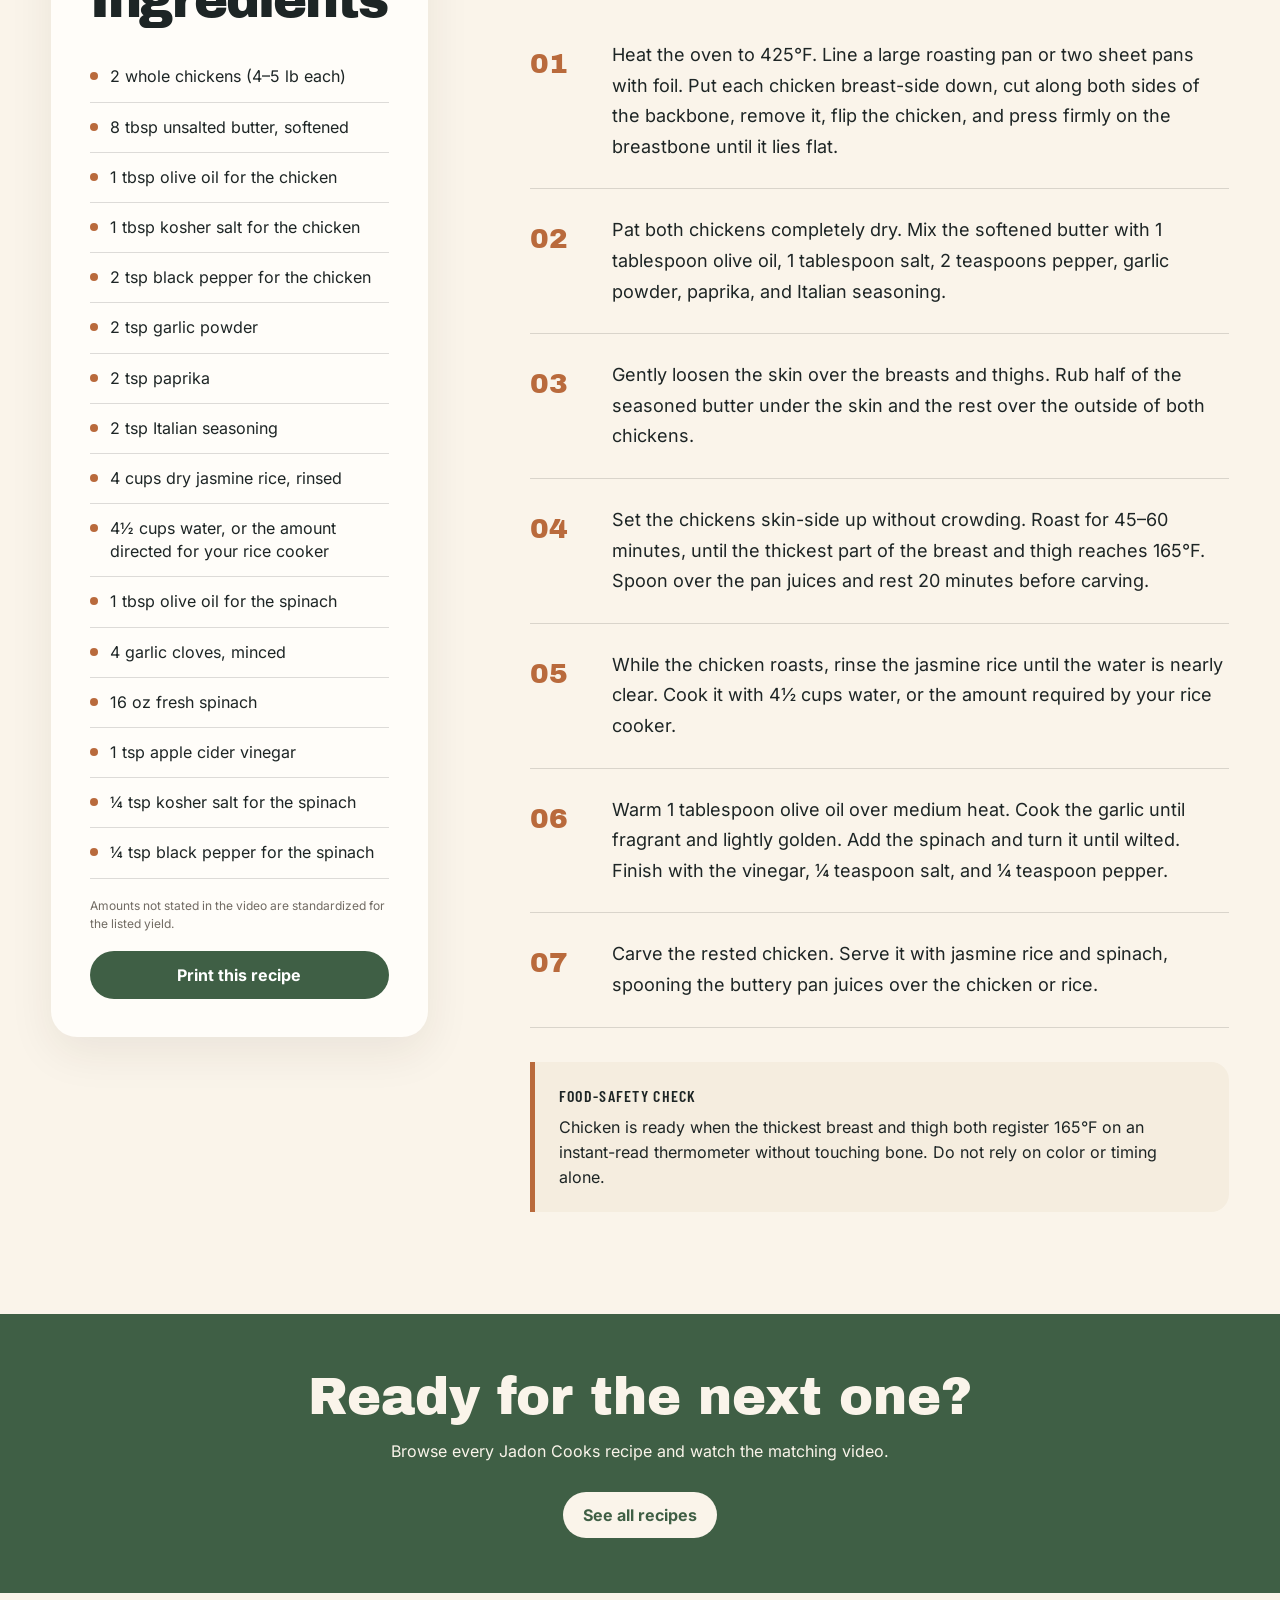
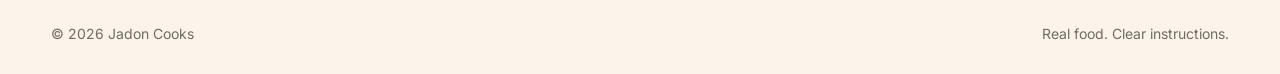
<file: recipes/whole-chicken-family-dinner/index.html>
<!doctype html>
<html lang="en">
<head>
  <meta charset="UTF-8">
  <meta name="viewport" content="width=device-width, initial-scale=1">
  <meta name="description" content="Crispy herb-butter chicken, jasmine rice, and garlicky spinach—the complete family dinner from Jadon’s cook-along.">
  <meta name="theme-color" content="#FAF4EA">
  <title>Whole Chicken Dinner — for a Full Table | Jadon Cooks</title>
  <link rel="stylesheet" href="../recipe.css">
</head>
<body>
  <a class="skip-link" href="#recipe">Skip to recipe</a>
  <header class="site-header">
    <a class="wordmark" href="../../" aria-label="Jadon Cooks home"><span>Jadon</span><strong>Cooks</strong></a>
    <nav class="header-links" aria-label="Recipe navigation"><a class="back-link" href="../../#recipes">← All recipes</a><a href="#watch">Watch</a><a href="#recipe">Recipe</a></nav>
  </header>
  <main>
    <section class="recipe-hero">
      <a class="breadcrumb" href="../../#recipes">Recipes / Whole Chicken Dinner</a>
      <div class="recipe-heading">
        <div class="recipe-title">
          <h1>Whole Chicken Dinner<em>for a Full Table</em></h1>
          <p class="recipe-deck">Crispy herb-butter chicken, jasmine rice, and garlicky spinach—the complete family dinner from Jadon’s cook-along.</p>
          <div class="recipe-meta"><span>Serves 9</span><span>30 min prep</span><span>45–60 min cook + 20 min rest</span></div>
        </div>
        <figure class="hero-photo"><img src="../../assets/editorial-whole-chicken-v2.webp" alt="Golden spatchcocked whole chicken on a wooden carving board" width="1200" height="900" fetchpriority="high"></figure>
      </div>
    </section>
    <section class="watch-section" id="watch" aria-labelledby="watch-title">
      <div class="watch-inner">
        <div class="video-frame" data-video-id="HHUgx9wcFjk" data-video-title="Watch Whole Chicken Dinner with Jadon"><button class="video-poster" type="button" aria-label="Play Whole Chicken Dinner video" style="background-image:url('https://i.ytimg.com/vi/HHUgx9wcFjk/maxresdefault.jpg')"><span class="play-icon" aria-hidden="true">▶</span></button></div>
        <div class="watch-copy"><p class="eyebrow">Watch the recipe</p><h2 id="watch-title">Cook it with Jadon.</h2><p>Play the video here, then keep the measured ingredient list and full method open beside you while you cook.</p><a class="youtube-link" href="https://www.youtube.com/watch?v=HHUgx9wcFjk" target="_blank" rel="noopener">Open on YouTube ↗</a></div>
      </div>
    </section>
    <section class="recipe-content" id="recipe" aria-label="Exact recipe">
      <aside class="ingredients-panel">
        <p class="eyebrow">Measured recipe</p><h2>Ingredients</h2>
        <ul class="ingredients-list">
              <li>2 whole chickens (4–5 lb each)</li>
              <li>8 tbsp unsalted butter, softened</li>
              <li>1 tbsp olive oil for the chicken</li>
              <li>1 tbsp kosher salt for the chicken</li>
              <li>2 tsp black pepper for the chicken</li>
              <li>2 tsp garlic powder</li>
              <li>2 tsp paprika</li>
              <li>2 tsp Italian seasoning</li>
              <li>4 cups dry jasmine rice, rinsed</li>
              <li>4½ cups water, or the amount directed for your rice cooker</li>
              <li>1 tbsp olive oil for the spinach</li>
              <li>4 garlic cloves, minced</li>
              <li>16 oz fresh spinach</li>
              <li>1 tsp apple cider vinegar</li>
              <li>¼ tsp kosher salt for the spinach</li>
              <li>¼ tsp black pepper for the spinach</li>
        </ul>
        <p class="quantity-note">Amounts not stated in the video are standardized for the listed yield.</p>
        <button class="print-button" type="button" onclick="window.print()">Print this recipe</button>
      </aside>
      <div class="method-panel">
        <p class="eyebrow">Cook in this order</p><h2>Method</h2>
        <ol class="steps">
              <li>Heat the oven to 425°F. Line a large roasting pan or two sheet pans with foil. Put each chicken breast-side down, cut along both sides of the backbone, remove it, flip the chicken, and press firmly on the breastbone until it lies flat.</li>
              <li>Pat both chickens completely dry. Mix the softened butter with 1 tablespoon olive oil, 1 tablespoon salt, 2 teaspoons pepper, garlic powder, paprika, and Italian seasoning.</li>
              <li>Gently loosen the skin over the breasts and thighs. Rub half of the seasoned butter under the skin and the rest over the outside of both chickens.</li>
              <li>Set the chickens skin-side up without crowding. Roast for 45–60 minutes, until the thickest part of the breast and thigh reaches 165°F. Spoon over the pan juices and rest 20 minutes before carving.</li>
              <li>While the chicken roasts, rinse the jasmine rice until the water is nearly clear. Cook it with 4½ cups water, or the amount required by your rice cooker.</li>
              <li>Warm 1 tablespoon olive oil over medium heat. Cook the garlic until fragrant and lightly golden. Add the spinach and turn it until wilted. Finish with the vinegar, ¼ teaspoon salt, and ¼ teaspoon pepper.</li>
              <li>Carve the rested chicken. Serve it with jasmine rice and spinach, spooning the buttery pan juices over the chicken or rice.</li>
        </ol>
        <div class="safety"><strong>Food-safety check</strong>Chicken is ready when the thickest breast and thigh both register 165°F on an instant-read thermometer without touching bone. Do not rely on color or timing alone.</div>
      </div>
    </section>
    <section class="more-recipes"><h2>Ready for the next one?</h2><p>Browse every Jadon Cooks recipe and watch the matching video.</p><a href="../../#recipes">See all recipes</a></section>
  </main>
  <footer class="site-footer"><span>© 2026 Jadon Cooks</span><span>Real food. Clear instructions.</span></footer>
  <script>document.querySelectorAll('[data-video-id]').forEach(function(frame){frame.querySelector('.video-poster').addEventListener('click',function(){var iframe=document.createElement('iframe');iframe.src='https://www.youtube-nocookie.com/embed/'+frame.dataset.videoId+'?autoplay=1&rel=0';iframe.title=frame.dataset.videoTitle;iframe.allow='accelerometer; autoplay; clipboard-write; encrypted-media; gyroscope; picture-in-picture; web-share';iframe.referrerPolicy='strict-origin-when-cross-origin';iframe.allowFullscreen=true;frame.replaceChildren(iframe);iframe.focus();});});</script>
</body>
</html>
</file>
<file: recipes/recipe.css>
@font-face{font-family:"Archivo Black";src:url("../fonts/ArchivoBlack-Regular.ttf") format("truetype");font-display:swap}@font-face{font-family:"Barlow Condensed";src:url("../fonts/BarlowCondensed-SemiBold.ttf") format("truetype");font-display:swap}@font-face{font-family:Inter;src:url("../fonts/Inter-Regular.ttf") format("truetype");font-display:swap}@font-face{font-family:Inter;src:url("../fonts/Inter-Bold.ttf") format("truetype");font-weight:700;font-display:swap}
:root{--charcoal:#111111;--cream:#FAF4EA;--forest:#3F5F45;--sage:#A8B99C;--clay:#B96A3C;--paper:#F5EDDF;--white:#fffdf9;--ink:#1d2525;--muted:#716b63;--line:rgba(17,17,17,.14);--content:1280px}
*{box-sizing:border-box}html{scroll-behavior:smooth}body{margin:0;background:var(--cream);color:var(--ink);font-family:Inter,Arial,sans-serif}img{display:block;max-width:100%}a{color:inherit}button{font:inherit}.skip-link{position:fixed;top:-60px;left:12px;z-index:99;background:var(--forest);color:#fff;padding:10px 14px}.skip-link:focus{top:12px}.site-header{position:sticky;top:0;z-index:20;display:flex;align-items:center;justify-content:space-between;gap:28px;padding:17px clamp(18px,4vw,58px);background:rgba(250,244,234,.96);backdrop-filter:blur(14px);border-bottom:1px solid var(--line)}.wordmark{display:inline-flex;align-items:baseline;gap:3px;text-decoration:none;font-size:23px;letter-spacing:-.07em}.wordmark strong{font-family:"Archivo Black";font-size:.92em}.header-links{display:flex;align-items:center;gap:22px}.header-links a{text-decoration:none;font-family:"Barlow Condensed";text-transform:uppercase;letter-spacing:.08em}.header-links a:hover{text-decoration:underline}.back-link{color:var(--forest)}
.recipe-hero{max-width:var(--content);margin:0 auto;padding:clamp(42px,6vw,86px) clamp(18px,4vw,58px) 48px}.breadcrumb{font-family:"Barlow Condensed";text-transform:uppercase;letter-spacing:.1em;font-size:14px;color:var(--forest);text-decoration:none}.recipe-heading{display:grid;grid-template-columns:minmax(0,.92fr) minmax(420px,1.08fr);gap:clamp(35px,6vw,82px);align-items:end;margin-top:30px}.recipe-title h1{font-family:"Archivo Black";font-weight:400;font-size:clamp(48px,6.5vw,96px);line-height:.93;letter-spacing:-.055em;margin:0}.recipe-title h1 em{display:block;color:var(--clay);font-style:normal}.recipe-deck{font-size:clamp(18px,2vw,22px);line-height:1.55;color:var(--muted);max-width:620px;margin:26px 0}.recipe-meta{display:flex;flex-wrap:wrap;gap:8px}.recipe-meta span{background:var(--paper);border:1px solid var(--line);border-radius:999px;padding:9px 13px;font-size:14px}.hero-photo{position:relative;margin:0;border-radius:30px;overflow:hidden;box-shadow:0 24px 58px rgba(47,39,29,.14)}.hero-photo img{width:100%;height:auto;aspect-ratio:4/3;object-fit:cover}.hero-photo:after{content:"JADON COOKS";position:absolute;left:18px;bottom:16px;background:var(--charcoal);color:var(--cream);font-family:"Barlow Condensed";letter-spacing:.13em;padding:8px 11px;border-radius:999px;font-size:12px}
.watch-section{background:var(--charcoal);color:var(--cream);padding:clamp(58px,7vw,95px) clamp(18px,4vw,58px)}.watch-inner{max-width:var(--content);margin:auto;display:grid;grid-template-columns:minmax(0,1.25fr) minmax(280px,.75fr);gap:clamp(32px,5vw,72px);align-items:center}.video-frame{position:relative;aspect-ratio:16/9;border-radius:26px;overflow:hidden;background:#000;box-shadow:0 25px 60px rgba(0,0,0,.35)}.video-frame iframe{position:absolute;inset:0;width:100%;height:100%;border:0}.video-poster{position:absolute;inset:0;width:100%;height:100%;border:0;cursor:pointer;background-color:#161616;background-position:center;background-size:cover}.video-poster:after{content:"";position:absolute;inset:0;background:linear-gradient(180deg,rgba(0,0,0,.08),rgba(0,0,0,.32))}.play-icon{position:absolute;z-index:1;left:50%;top:50%;transform:translate(-50%,-50%);display:grid;place-items:center;width:84px;height:84px;border-radius:50%;background:var(--clay);color:white;font-size:32px;line-height:1;box-shadow:0 10px 30px rgba(0,0,0,.35);transition:transform .2s ease}.video-poster:hover .play-icon,.video-poster:focus-visible .play-icon{transform:translate(-50%,-50%) scale(1.08)}.watch-copy .eyebrow,.recipe-content .eyebrow{font-family:"Barlow Condensed";text-transform:uppercase;letter-spacing:.14em;color:var(--sage);font-size:14px}.watch-copy h2{font-family:"Archivo Black";font-size:clamp(38px,4vw,64px);font-weight:400;line-height:1;margin:14px 0 20px}.watch-copy p{color:rgba(250,244,234,.75);line-height:1.65}.youtube-link{display:inline-flex;align-items:center;gap:8px;margin-top:15px;color:var(--cream);text-underline-offset:5px}
.recipe-content{max-width:var(--content);margin:0 auto;padding:clamp(65px,8vw,110px) clamp(18px,4vw,58px);display:grid;grid-template-columns:minmax(260px,.7fr) minmax(0,1.3fr);gap:clamp(42px,8vw,110px);align-items:start}.ingredients-panel{position:sticky;top:90px;background:var(--white);border-radius:26px;padding:clamp(26px,3vw,40px);box-shadow:0 15px 45px rgba(47,39,29,.08)}.ingredients-panel h2,.method-panel h2{font-family:"Archivo Black";font-weight:400;font-size:clamp(35px,4vw,54px);letter-spacing:-.04em;margin:8px 0 24px}.ingredients-list{list-style:none;margin:0;padding:0}.ingredients-list li{display:grid;grid-template-columns:auto 1fr;gap:12px;padding:13px 0;border-bottom:1px solid var(--line);line-height:1.45}.ingredients-list li:before{content:"";width:8px;height:8px;margin-top:7px;border-radius:50%;background:var(--clay)}.quantity-note{margin:18px 0 0;color:var(--muted);font-size:12px;line-height:1.5}.print-button{width:100%;margin-top:18px;border:0;border-radius:999px;padding:14px 18px;background:var(--forest);color:#fff;font-weight:700;cursor:pointer}.print-button:hover{background:#304b35}.steps{list-style:none;counter-reset:step;margin:0;padding:0}.steps li{counter-increment:step;display:grid;grid-template-columns:62px 1fr;gap:20px;padding:26px 0;border-bottom:1px solid var(--line);font-size:18px;line-height:1.7}.steps li:before{content:counter(step,decimal-leading-zero);font-family:"Archivo Black";font-size:28px;color:var(--clay)}.safety{margin-top:34px;padding:22px 24px;border-left:5px solid var(--clay);background:var(--paper);border-radius:0 18px 18px 0;line-height:1.55}.safety strong{display:block;font-family:"Barlow Condensed";text-transform:uppercase;letter-spacing:.08em;margin-bottom:7px}.more-recipes{background:var(--forest);color:var(--cream);padding:55px clamp(18px,4vw,58px);text-align:center}.more-recipes h2{font-family:"Archivo Black";font-size:clamp(35px,4vw,58px);font-weight:400;margin:0 0 14px}.more-recipes a{display:inline-block;margin-top:15px;background:var(--cream);color:var(--forest);text-decoration:none;padding:13px 20px;border-radius:999px;font-weight:700}.site-footer{padding:32px clamp(18px,4vw,58px);display:flex;justify-content:space-between;gap:20px;color:var(--muted);font-size:14px}
@media(max-width:900px){.recipe-heading,.watch-inner,.recipe-content{grid-template-columns:1fr}.recipe-heading{align-items:start}.recipe-title{order:0}.hero-photo{order:1}.ingredients-panel{position:static}.header-links a:not(.back-link){display:none}}
@media(max-width:560px){.site-header{padding:14px 16px}.wordmark{font-size:20px}.recipe-hero{padding-left:16px;padding-right:16px}.recipe-title h1{font-size:clamp(44px,14vw,66px)}.hero-photo{border-radius:22px}.watch-section,.recipe-content{padding-left:16px;padding-right:16px}.video-frame{border-radius:18px}.watch-copy h2{font-size:40px}.ingredients-panel{padding:24px 20px;border-radius:20px}.steps li{grid-template-columns:46px 1fr;gap:12px;font-size:16px}.steps li:before{font-size:23px}.site-footer{flex-direction:column}}
@media print{.site-header,.watch-section,.more-recipes,.site-footer,.print-button,.breadcrumb{display:none!important}body{background:white}.recipe-hero{padding:0 0 24px}.recipe-heading{grid-template-columns:1fr 250px;gap:24px}.recipe-title h1{font-size:42px}.recipe-deck{font-size:14px;margin:12px 0}.hero-photo{box-shadow:none;border-radius:12px}.recipe-content{display:grid;grid-template-columns:.75fr 1.25fr;gap:30px;padding:15px 0}.ingredients-panel{position:static;box-shadow:none;border:1px solid #ccc;padding:18px}.ingredients-panel h2,.method-panel h2{font-size:27px}.ingredients-list li{padding:7px 0;font-size:12px}.steps li{font-size:12px;line-height:1.4;padding:10px 0;grid-template-columns:36px 1fr}.steps li:before{font-size:16px}.safety{font-size:11px;margin-top:15px;padding:12px}.recipe-meta span{padding:5px 8px;font-size:10px}}
</file>
